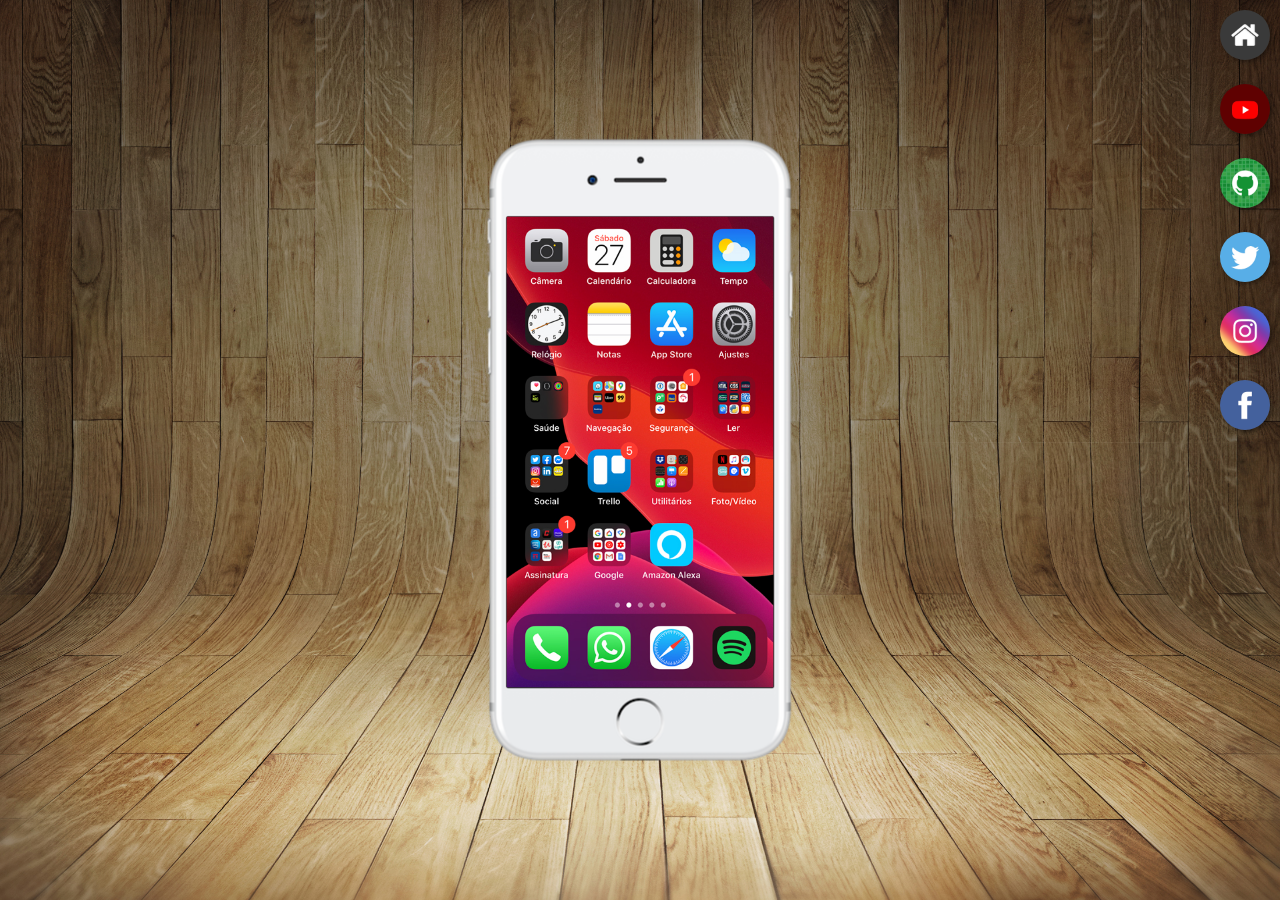
<file: index.html>
<!DOCTYPE html>
<html lang="pt-br">
<head>
    <meta charset="UTF-8">
    <meta name="viewport" content="width=device-width, initial-scale=1.0">
    <title>Projeto Social</title>
    <link rel="stylesheet" href="estilo/estilo.css">
    <link rel="shortcut icon" href="imagens/favicon.ico" type="image/x-icon">
</head>
<body>
    <main>
        <section id="telefone">
            <iframe src="home.html" frameborder="0" name="tela" id="tela">

            </iframe>
        </section>
        <section id="redes-sociais">
            <a href="home.html" target="tela"><img src="imagens/logo-home.jpg" alt="Home"></a>
            <a href="youtube.html" target="tela"><img src="imagens/logo-youtube.jpg" alt="Yotube"></a> 
            <a href="github.html" target="tela"><img src="imagens/logo-github.jpg" alt="Github"></a> 
            <a href="twitter.html" target="tela"><img src="imagens/logo-twitter.jpg" alt="Twitter"></a> 
            <a href="instagram.html" target="tela"><img src="imagens/logo-instagram.jpg" alt="Instagram"></a> 
            <a href="facebook.html" target="tela"><img src="imagens/logo-facebook.jpg" alt="Facebook"></a>
        </section>
    </main>
</body>
</html>
</file>
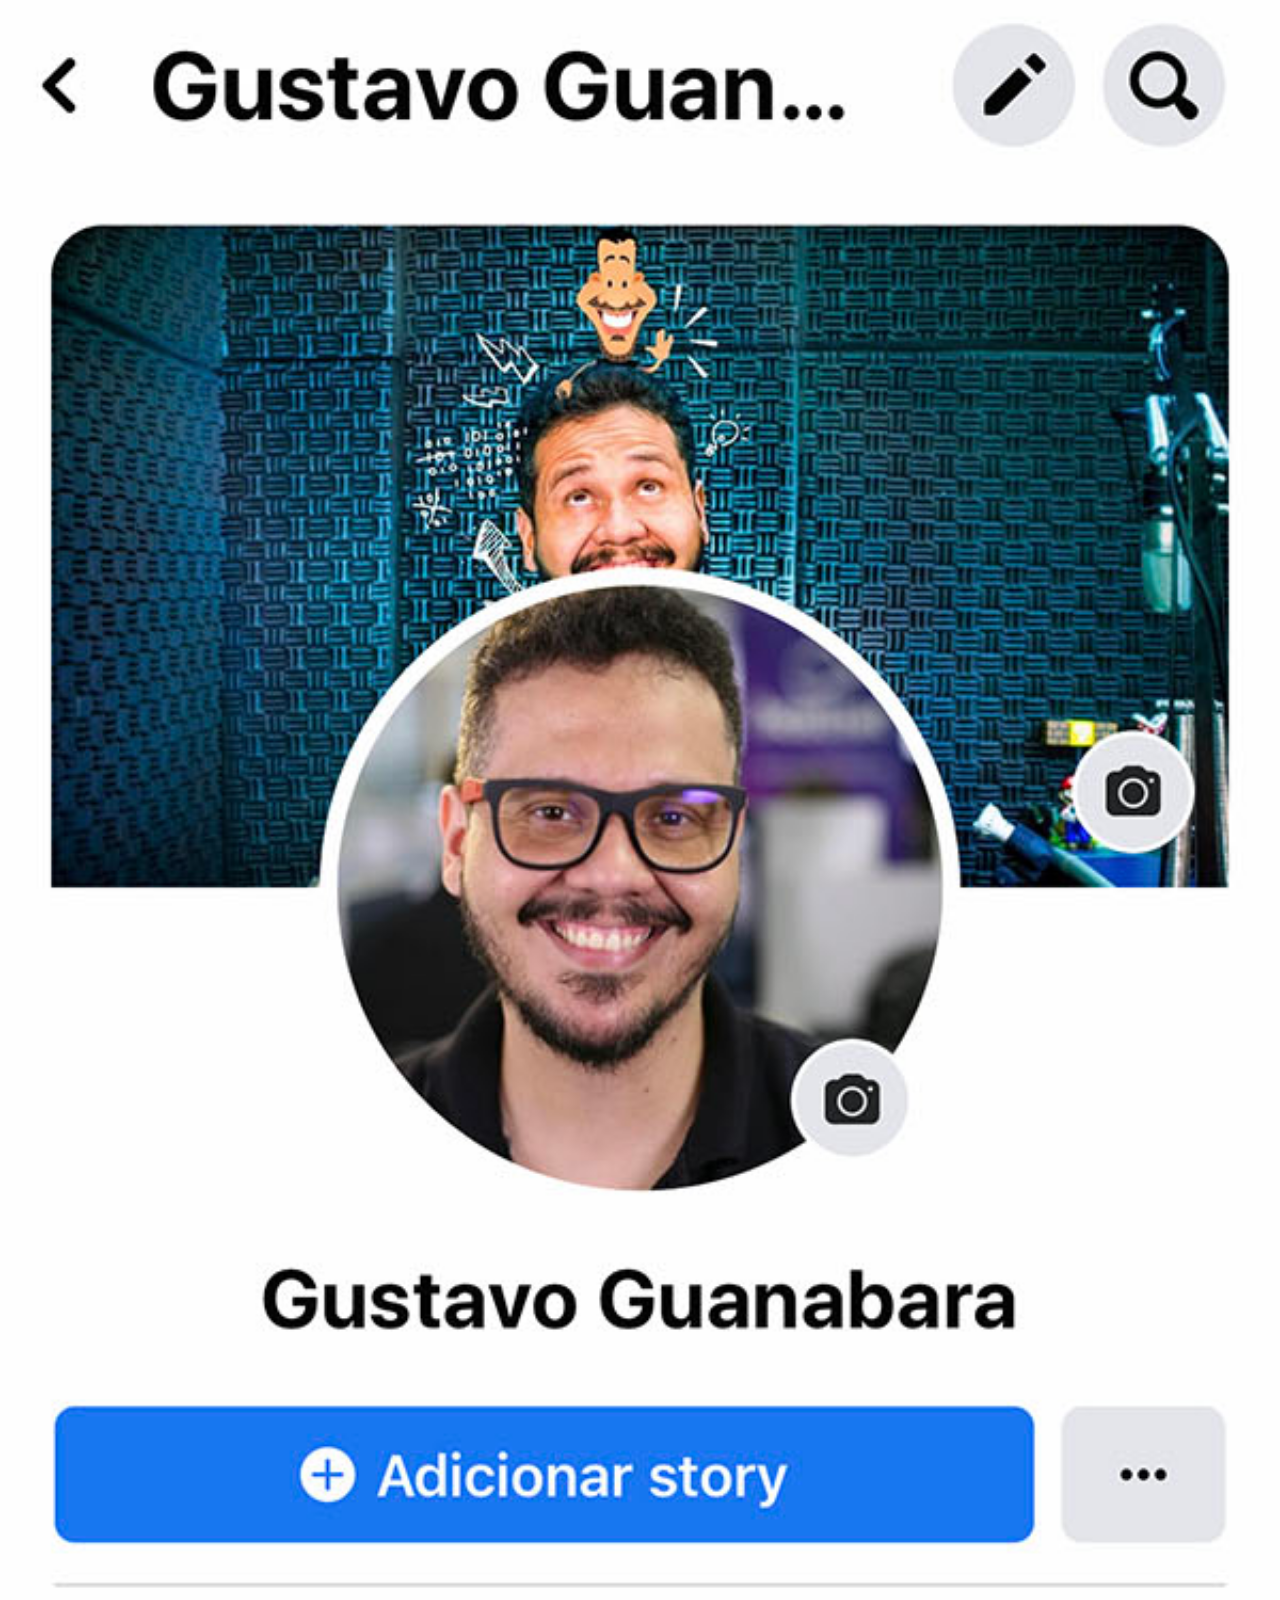
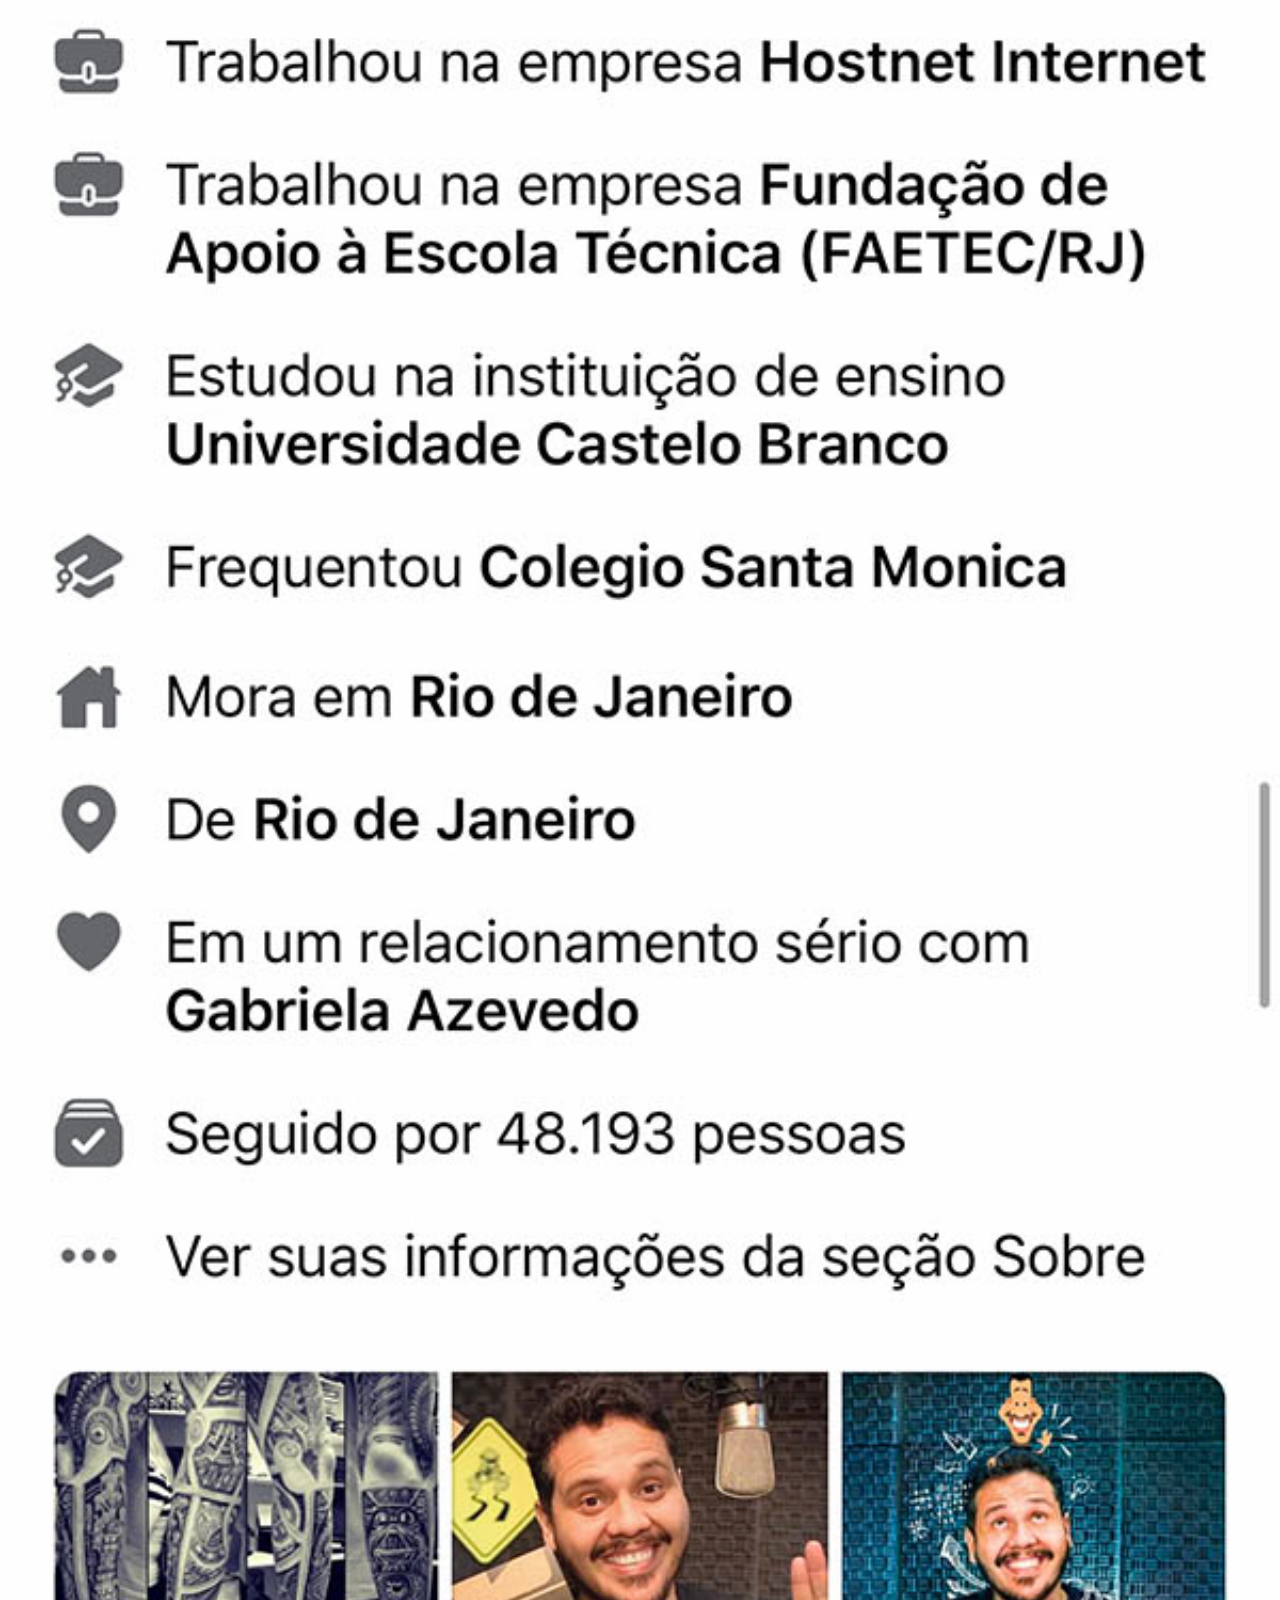
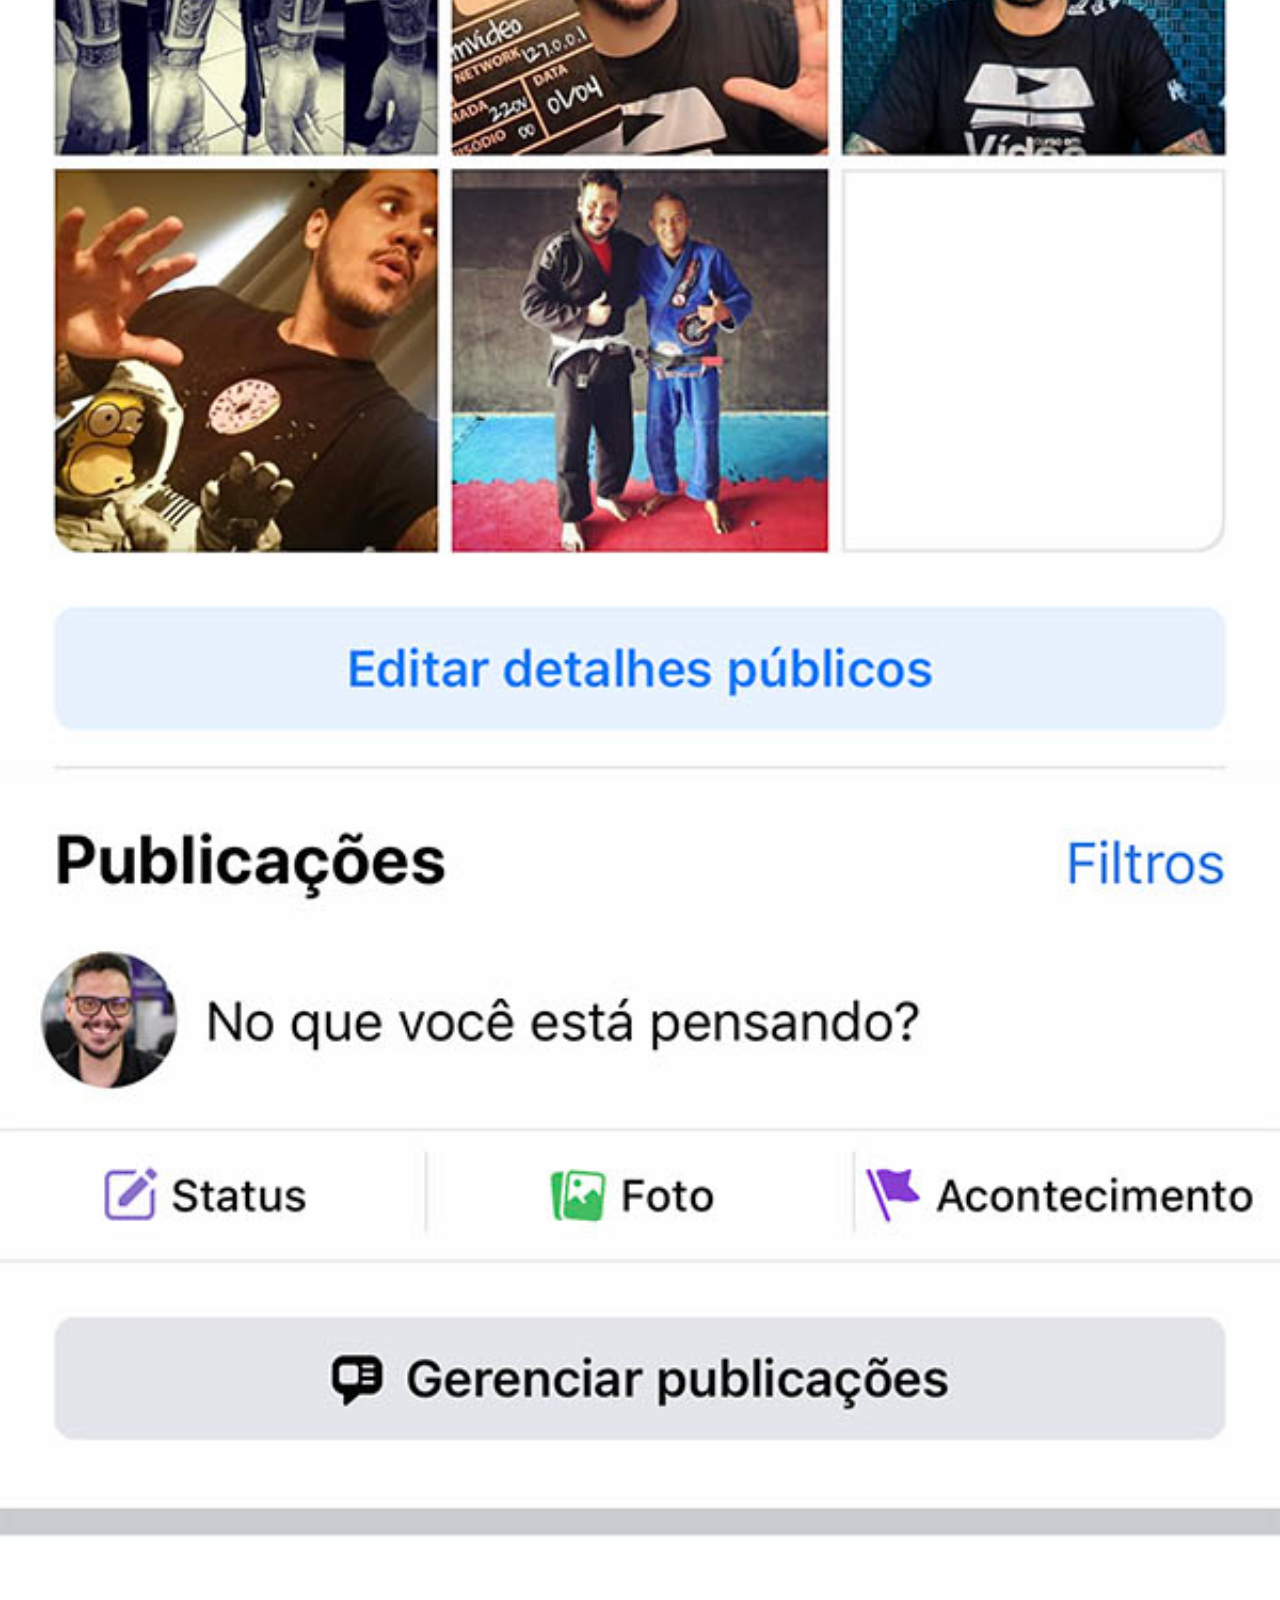
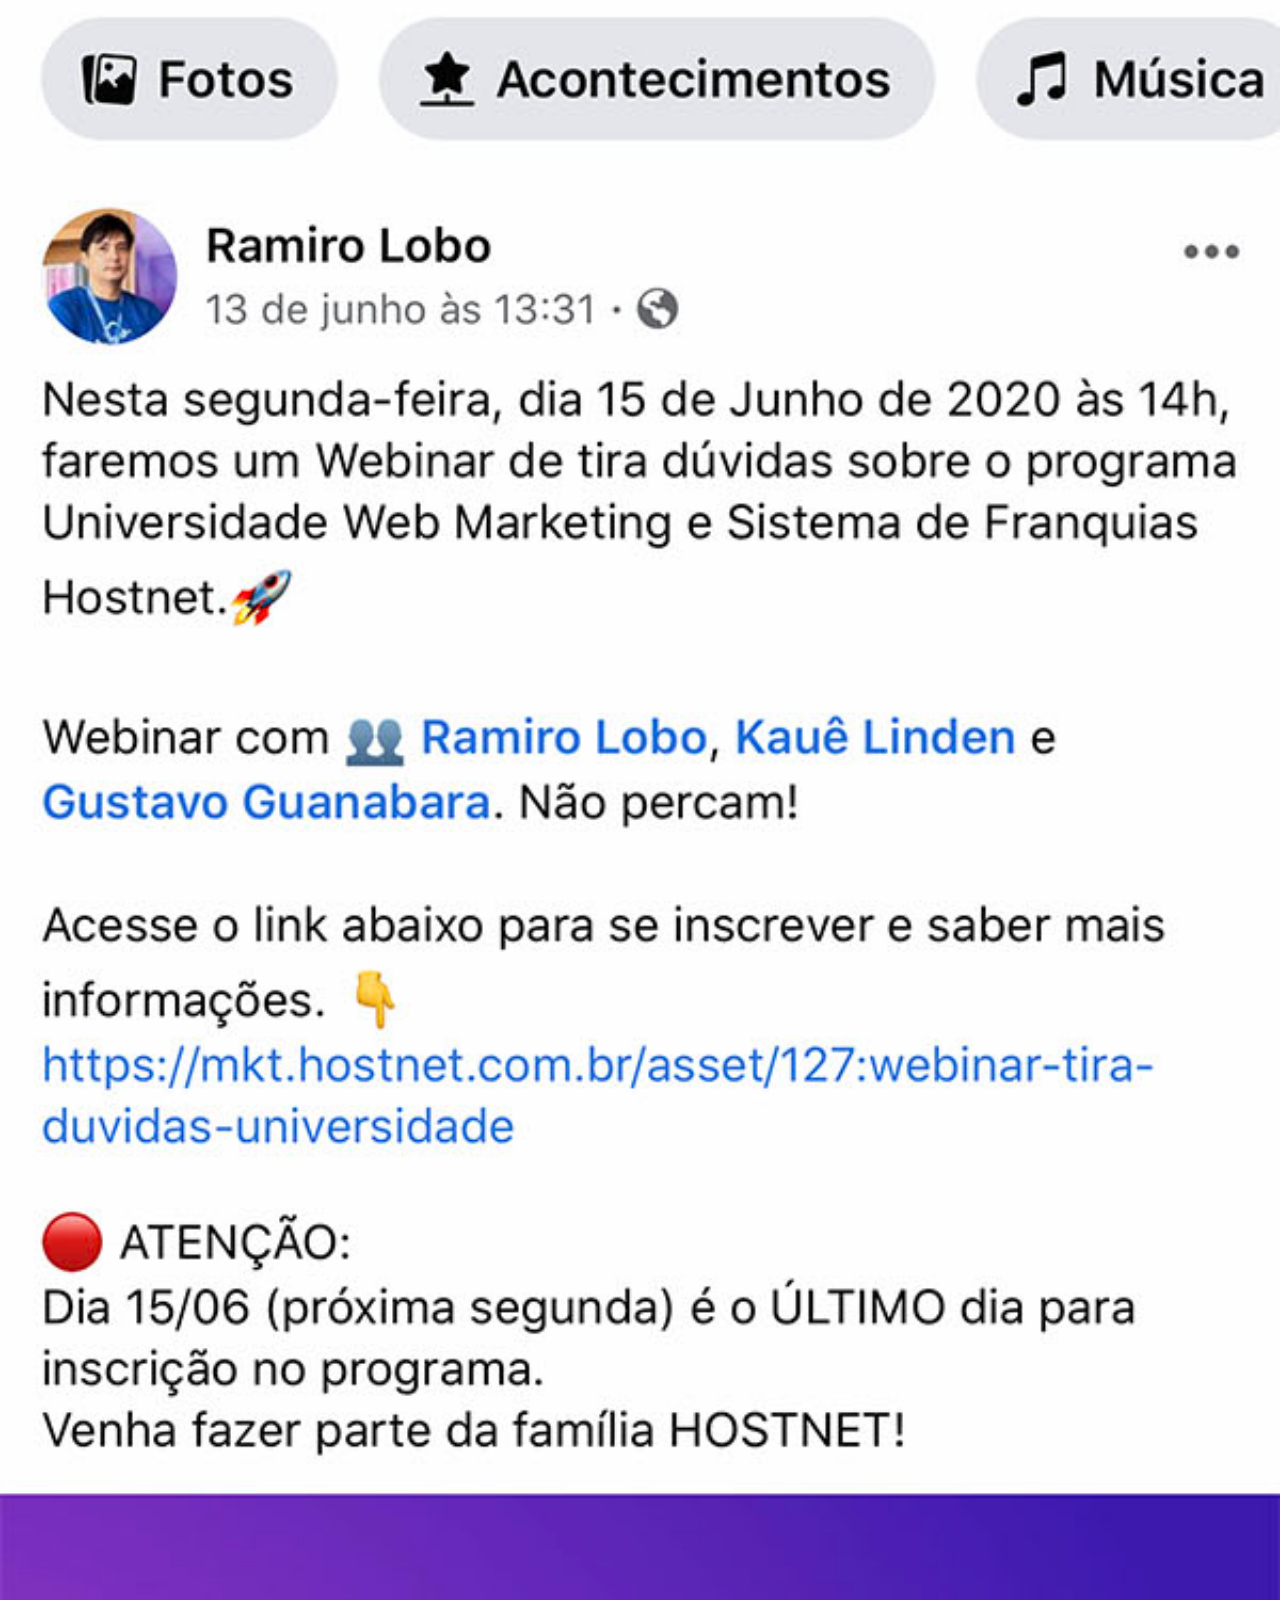
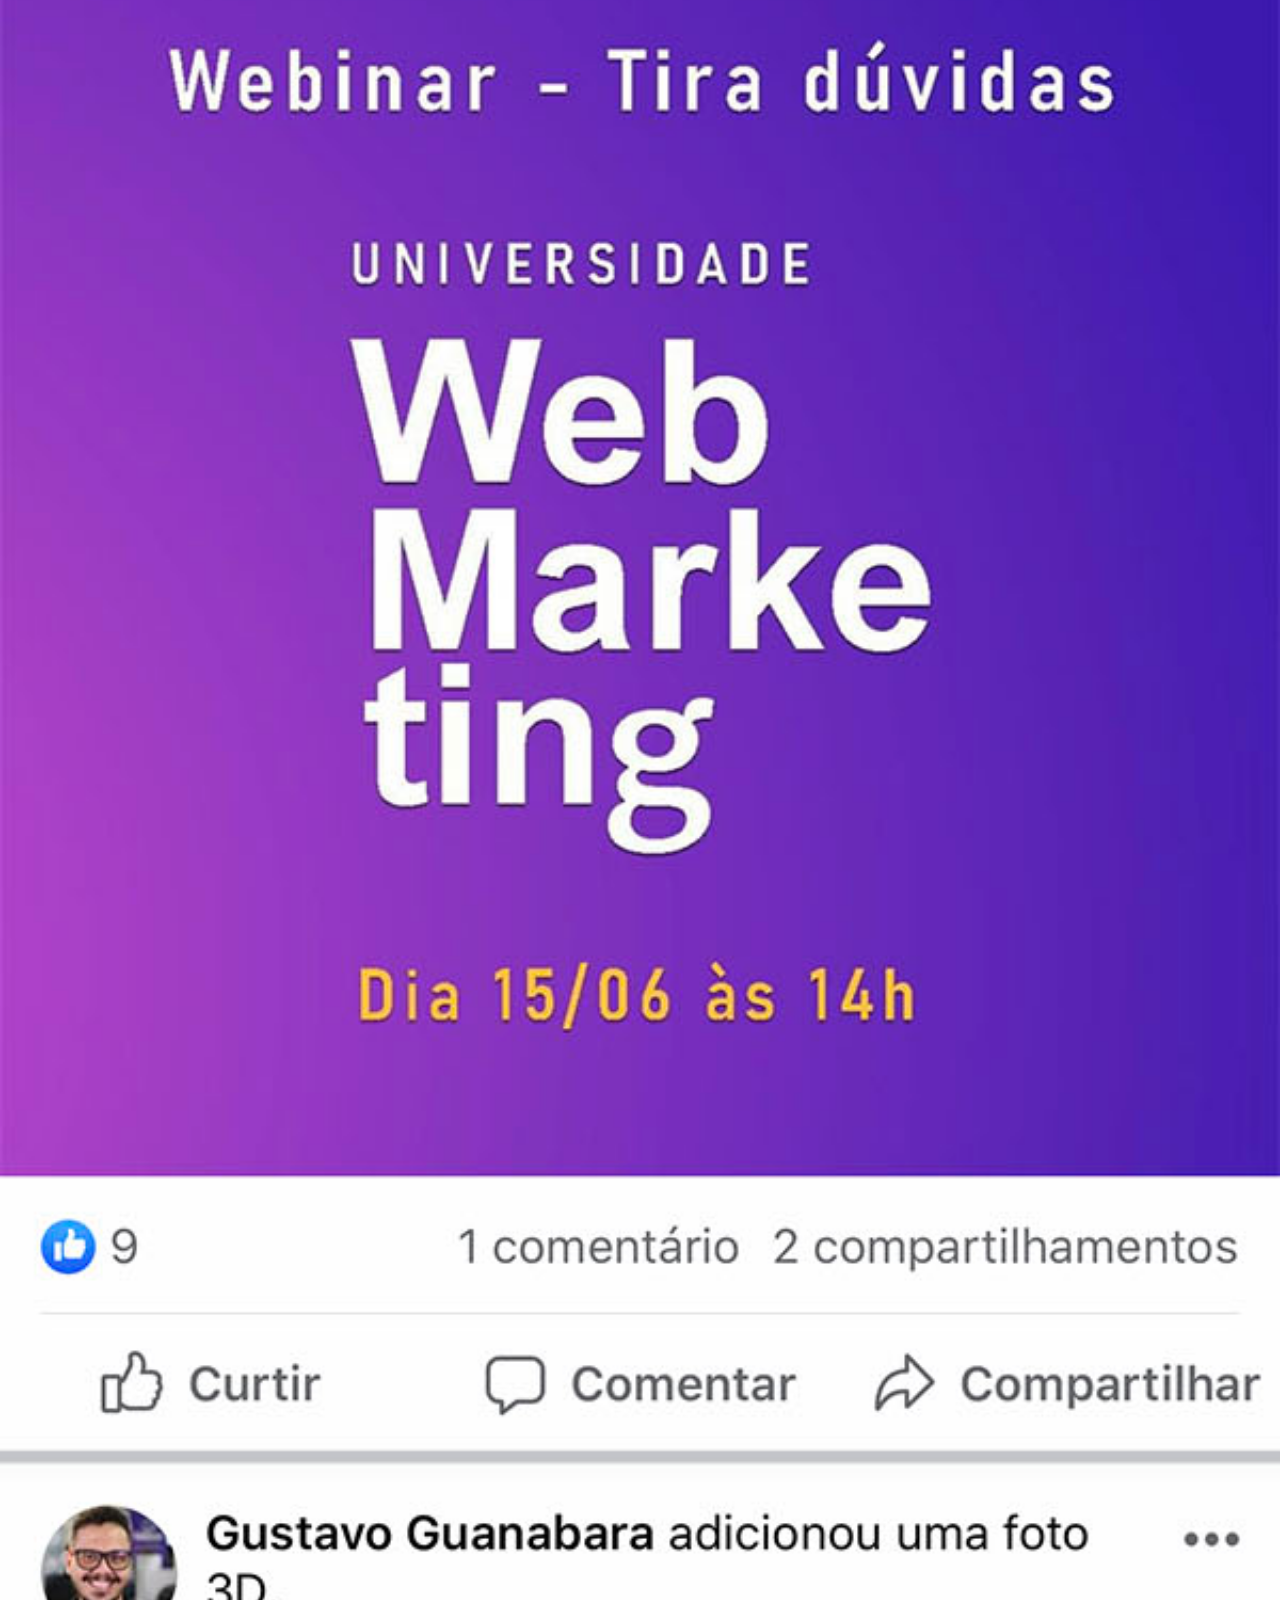
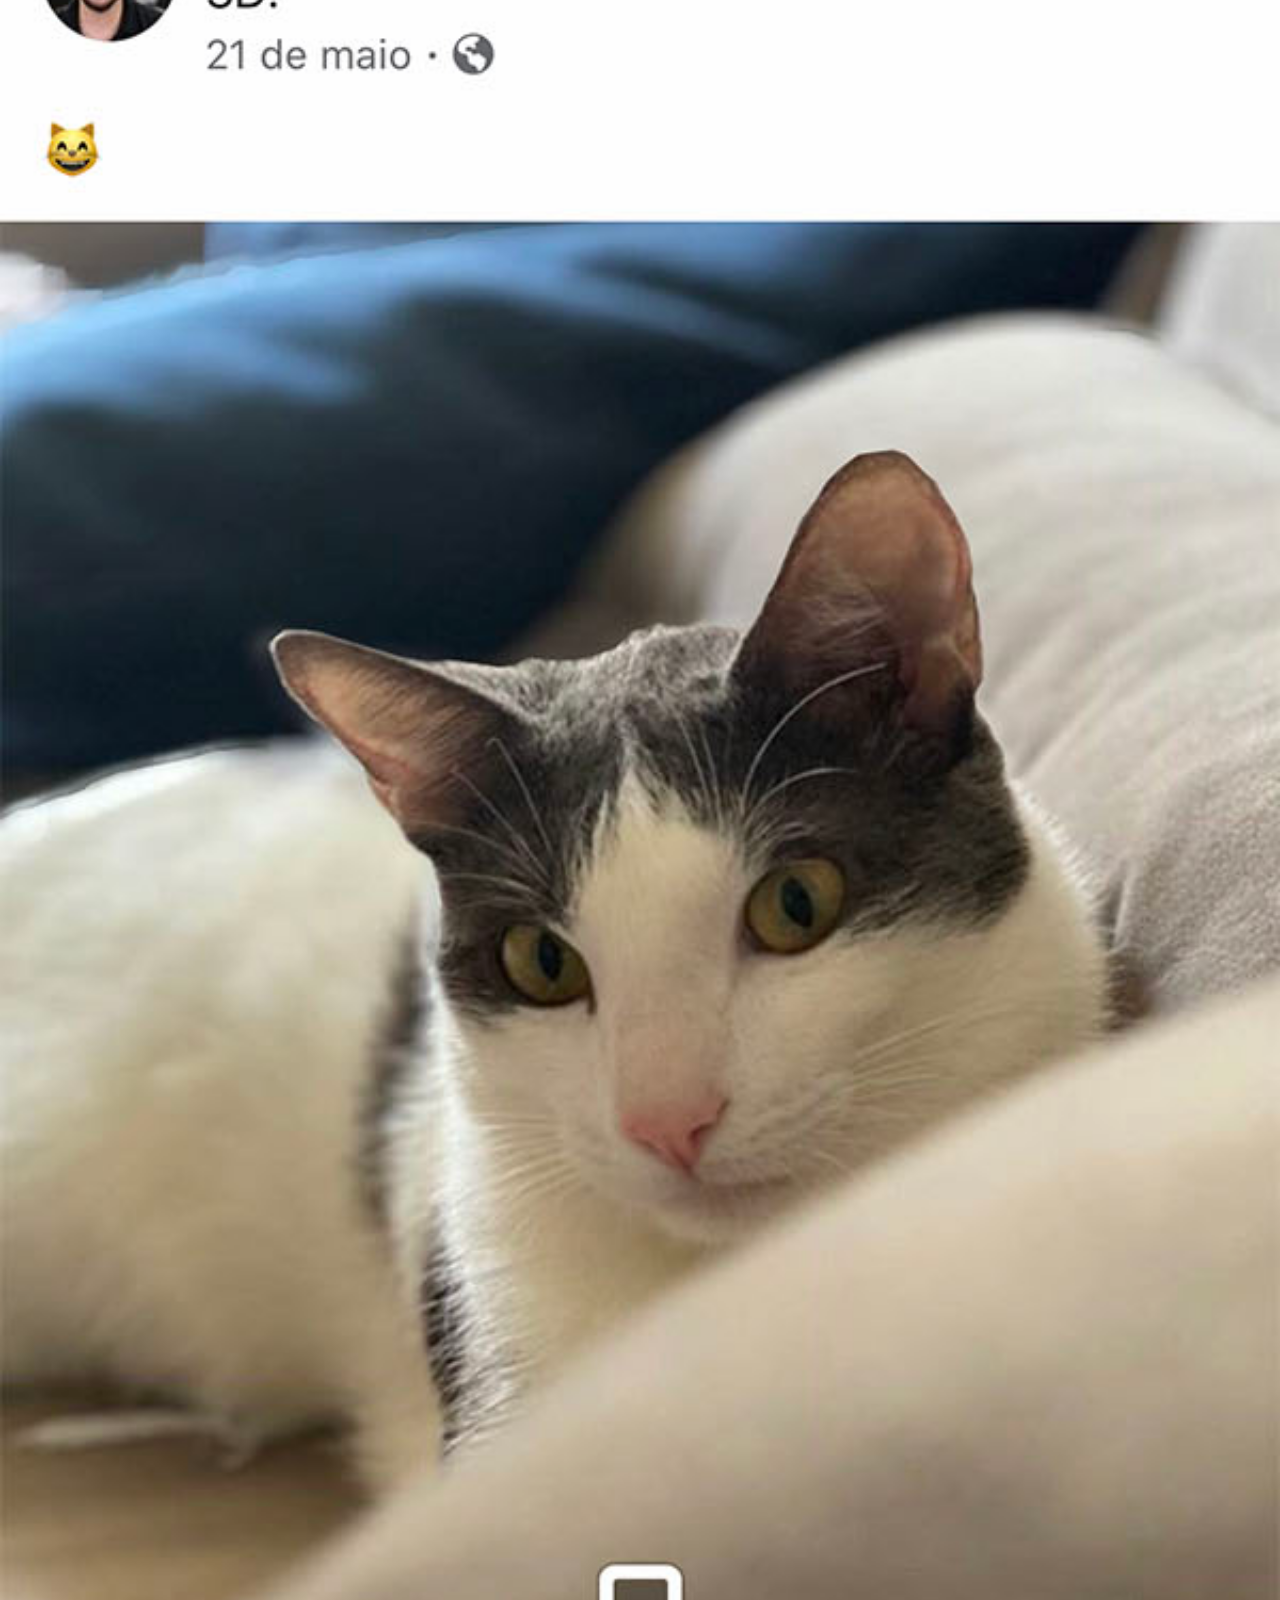
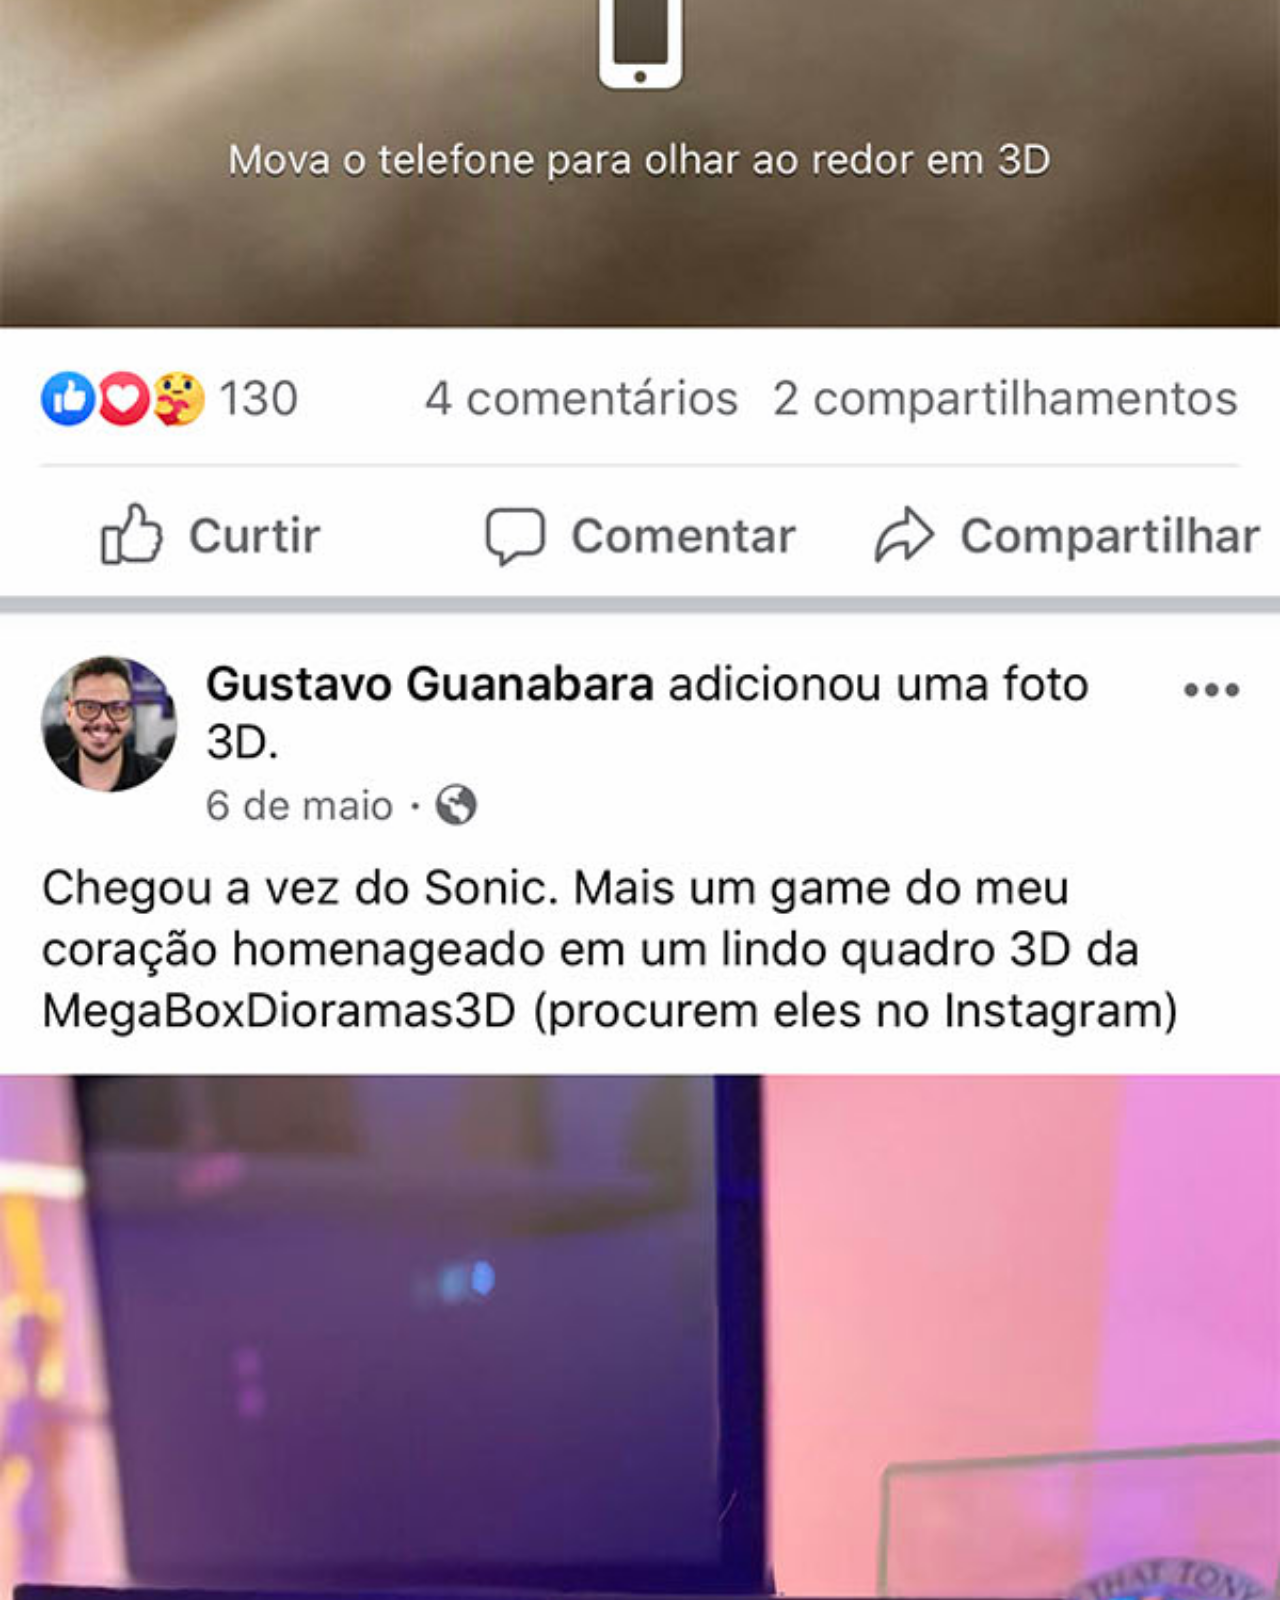
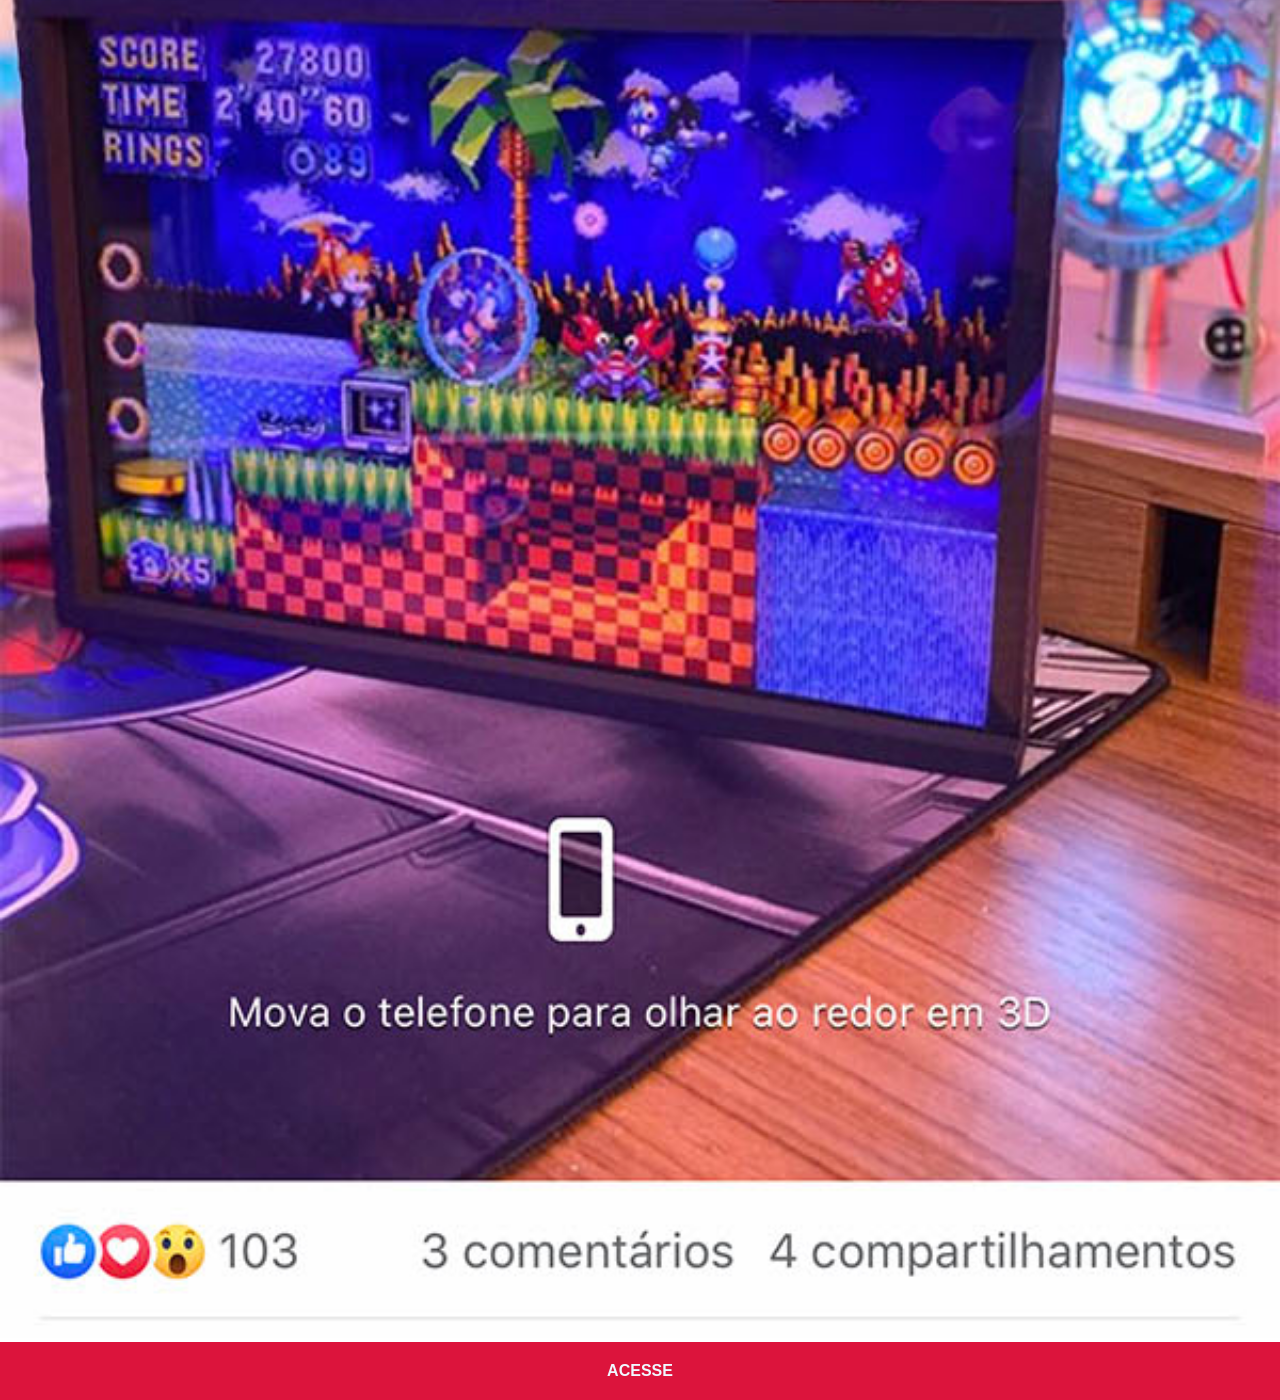
<file: facebook.html>
<!DOCTYPE html>
<html lang="pt-br">
<head>
    <meta charset="UTF-8">
    <meta name="viewport" content="width=device-width, initial-scale=1.0">
    <title>Facebook</title>
    <link rel="stylesheet" href="estilo/social.css">
</head>
<body>
    <img src="imagens/tela-facebook.jpg" alt="Facebook">
    <a href="https://www.instagram.com/gustavoguanabara/" target="_blank">ACESSE</a>
</body>

</html>
</file>
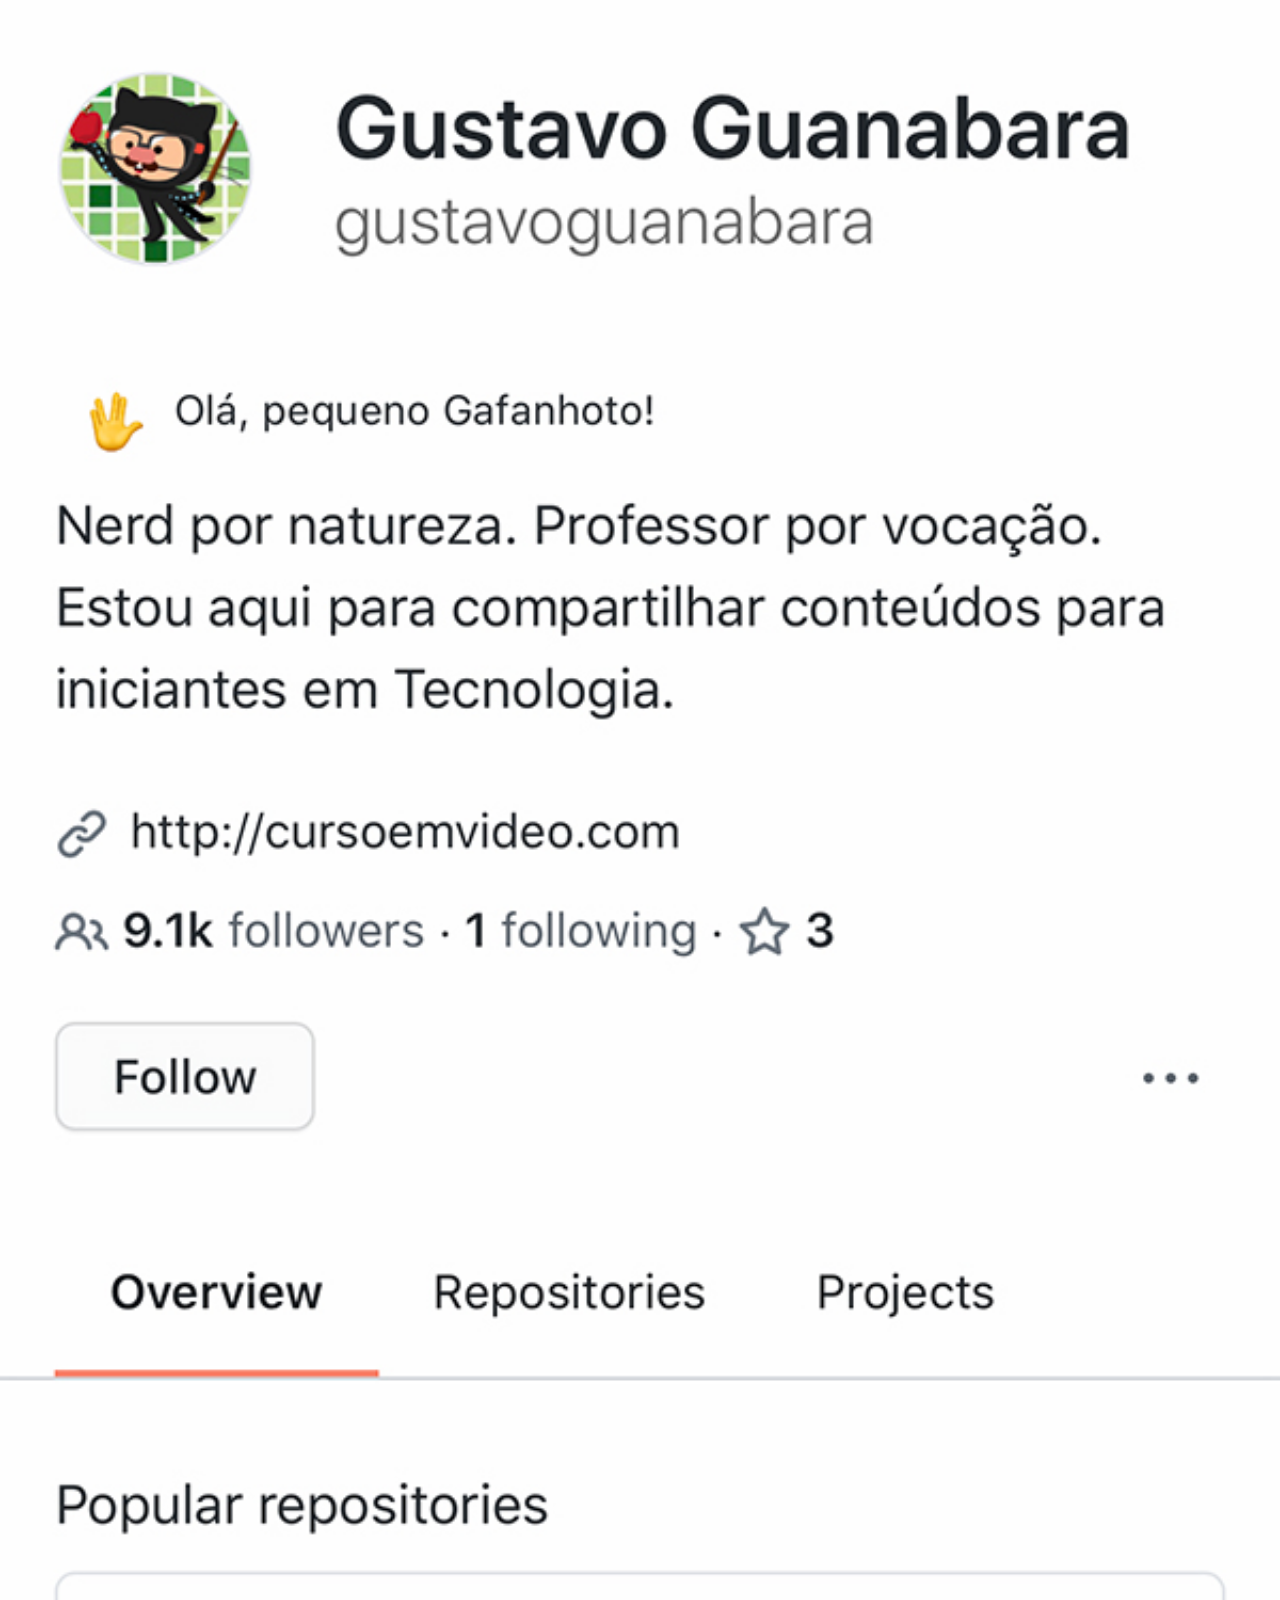
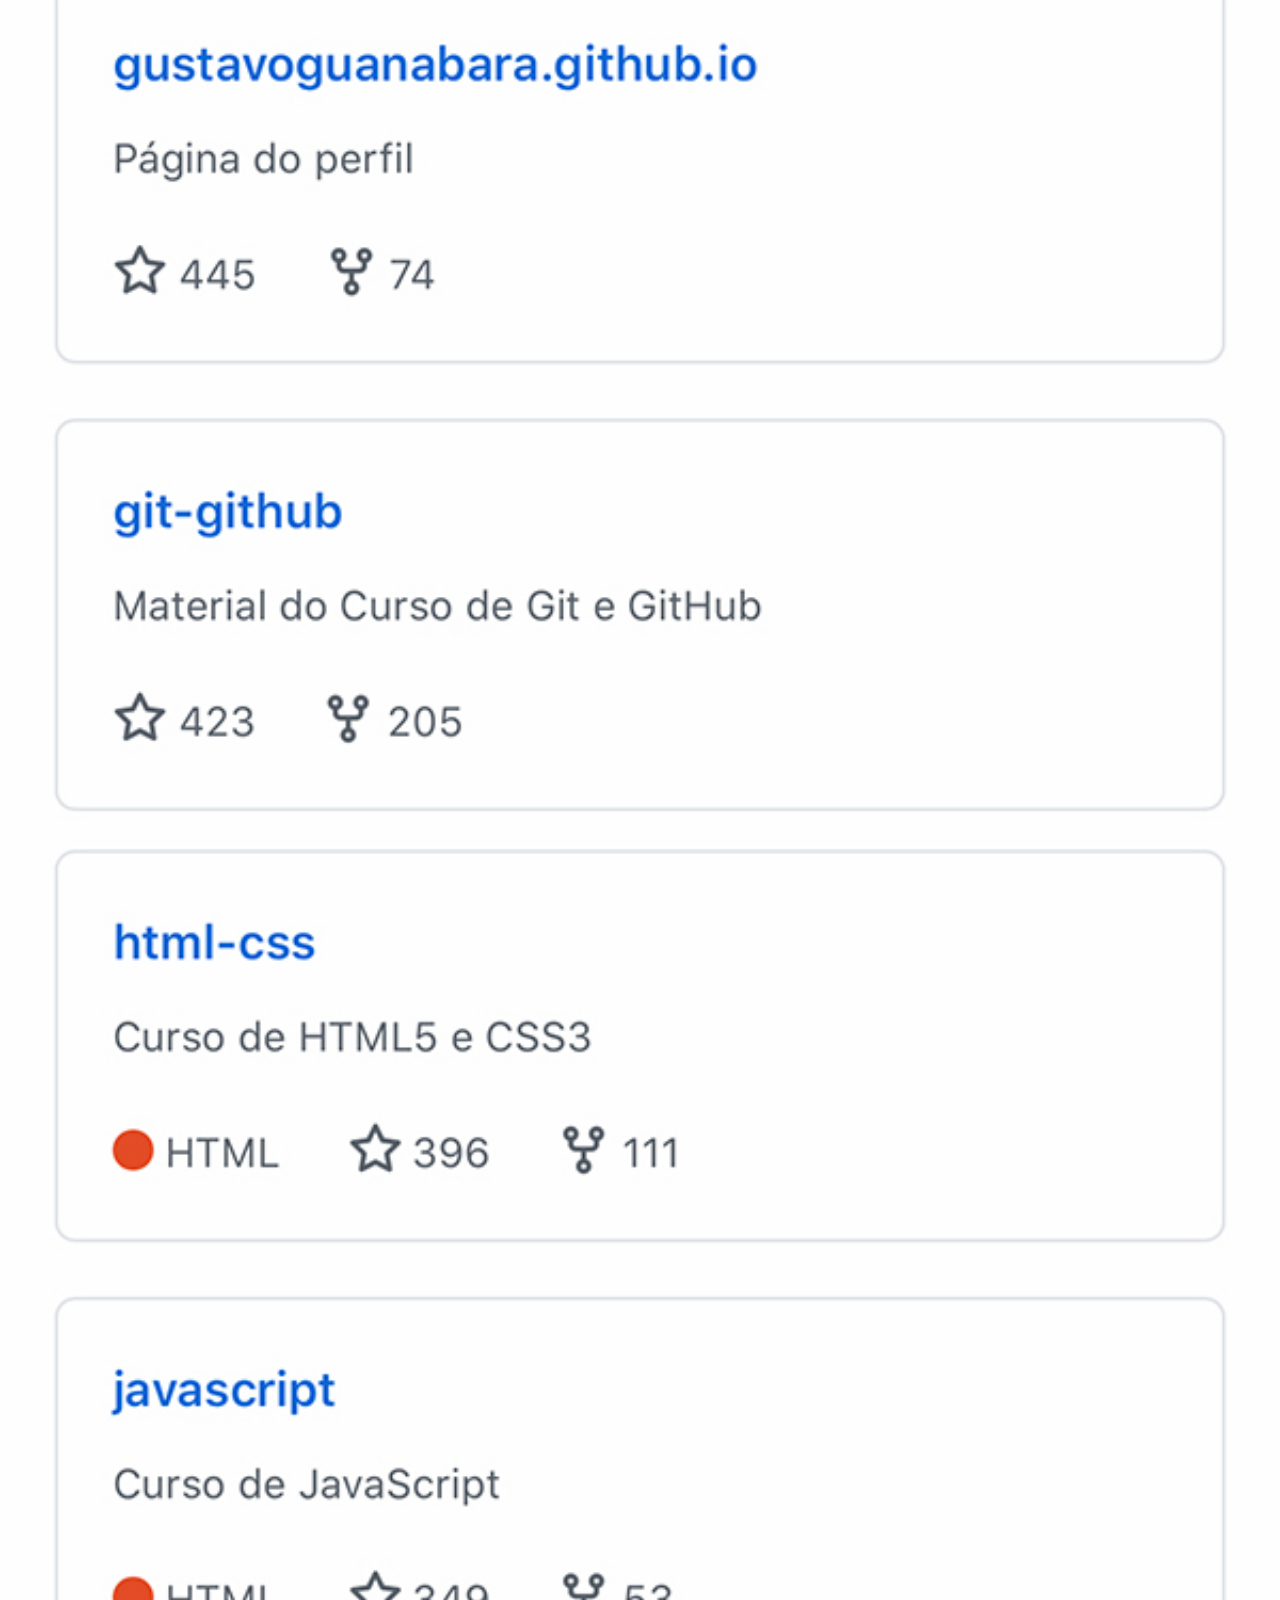
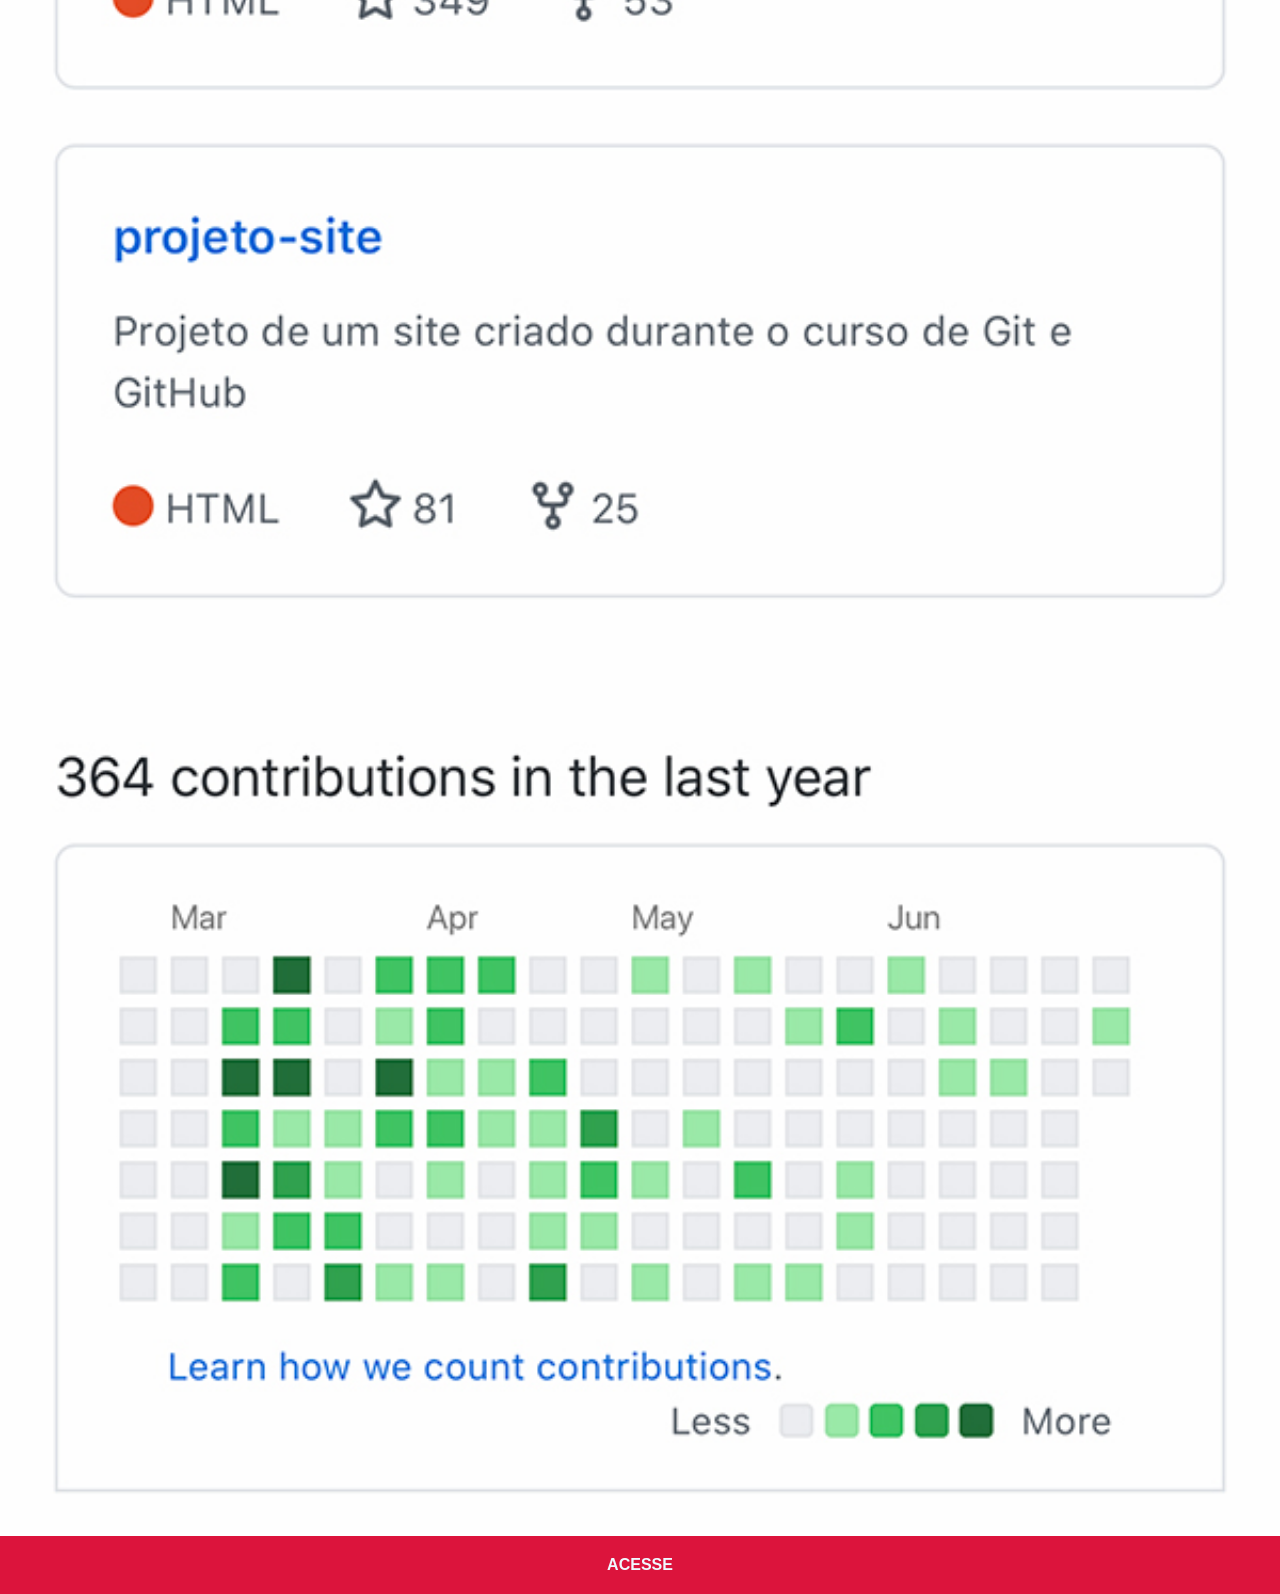
<file: github.html>
<!DOCTYPE html>
<html lang="pt-br">
<head>
    <meta charset="UTF-8">
    <meta name="viewport" content="width=device-width, initial-scale=1.0">
    <title>GitHub</title>
    <link rel="stylesheet" href="estilo/social.css">
</head>
<body>
    <img src="/imagens/tela-github.jpg" alt="GitHub">
    <a href="https://github.com/gustavoguanabara" target="_blank">ACESSE</a>
</body>
</html>
</file>
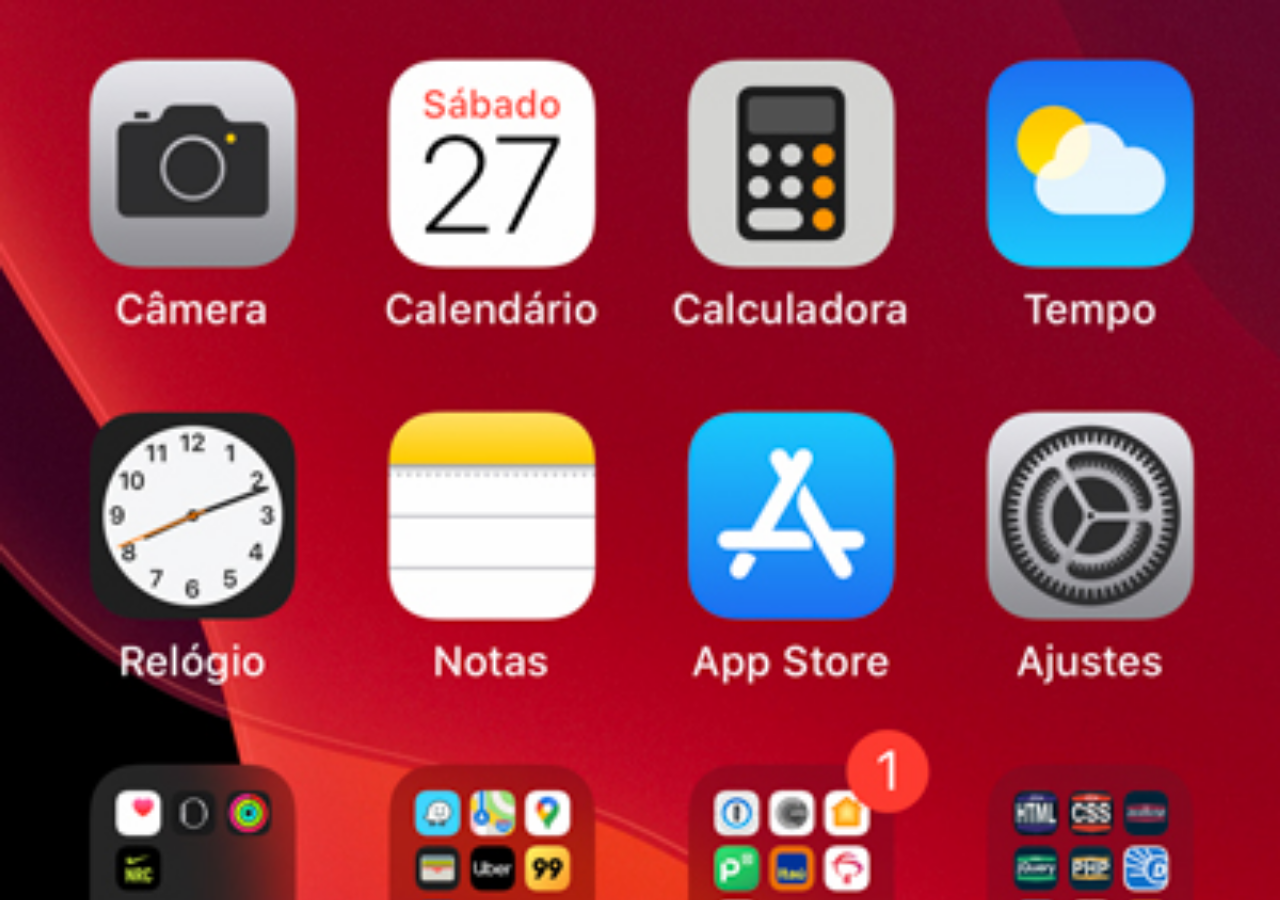
<file: home.html>
<!DOCTYPE html>
<html lang="pt-b">
<head>
    <meta charset="UTF-8">
    <meta name="viewport" content="width=device-width, initial-scale=1.0">
    <title>Home</title>
    <style>
        * {
            margin: 0;
            padding: 0;
        }

        body {
            width: 100vw;
            height: 100vh;
            background: black url('imagens/tela-home.jpg') no-repeat center top;
            background-size: cover;
        }
    </style>
</head>
<body>
    
</body>
</html>
</file>
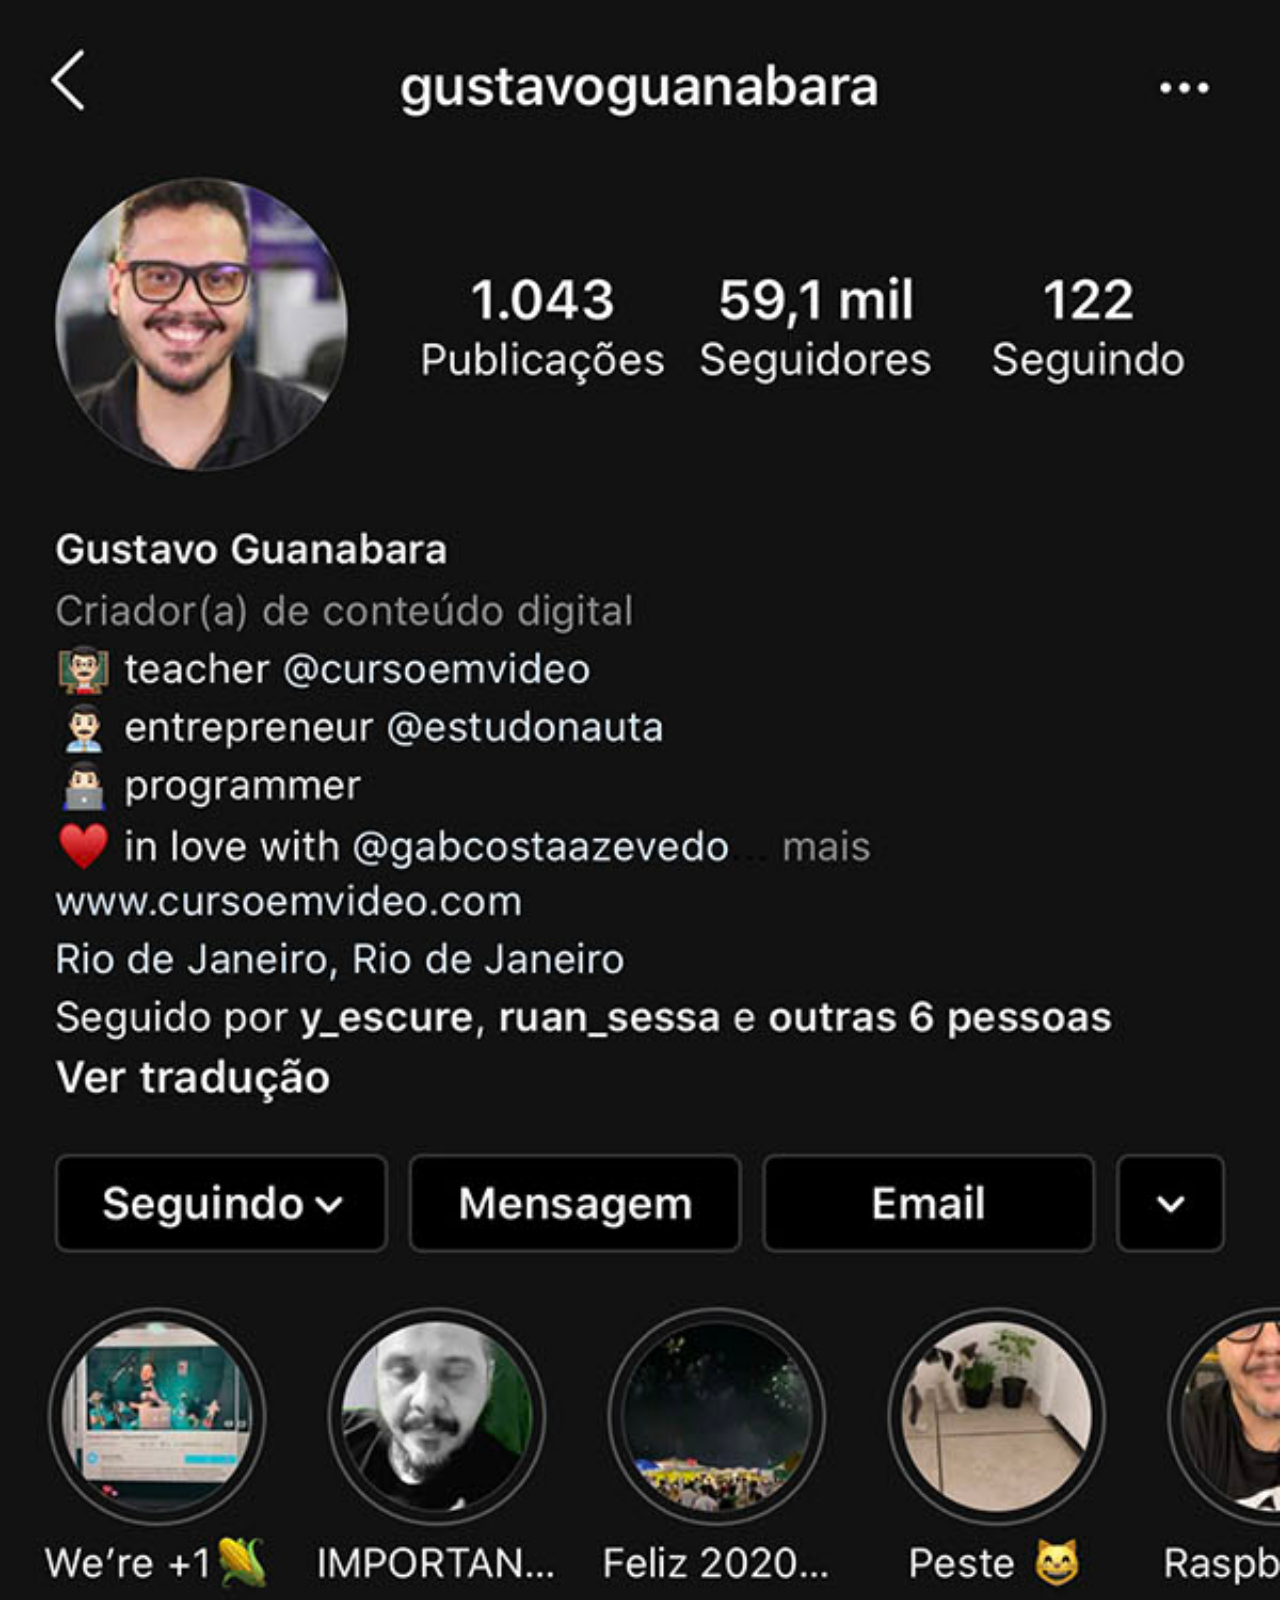
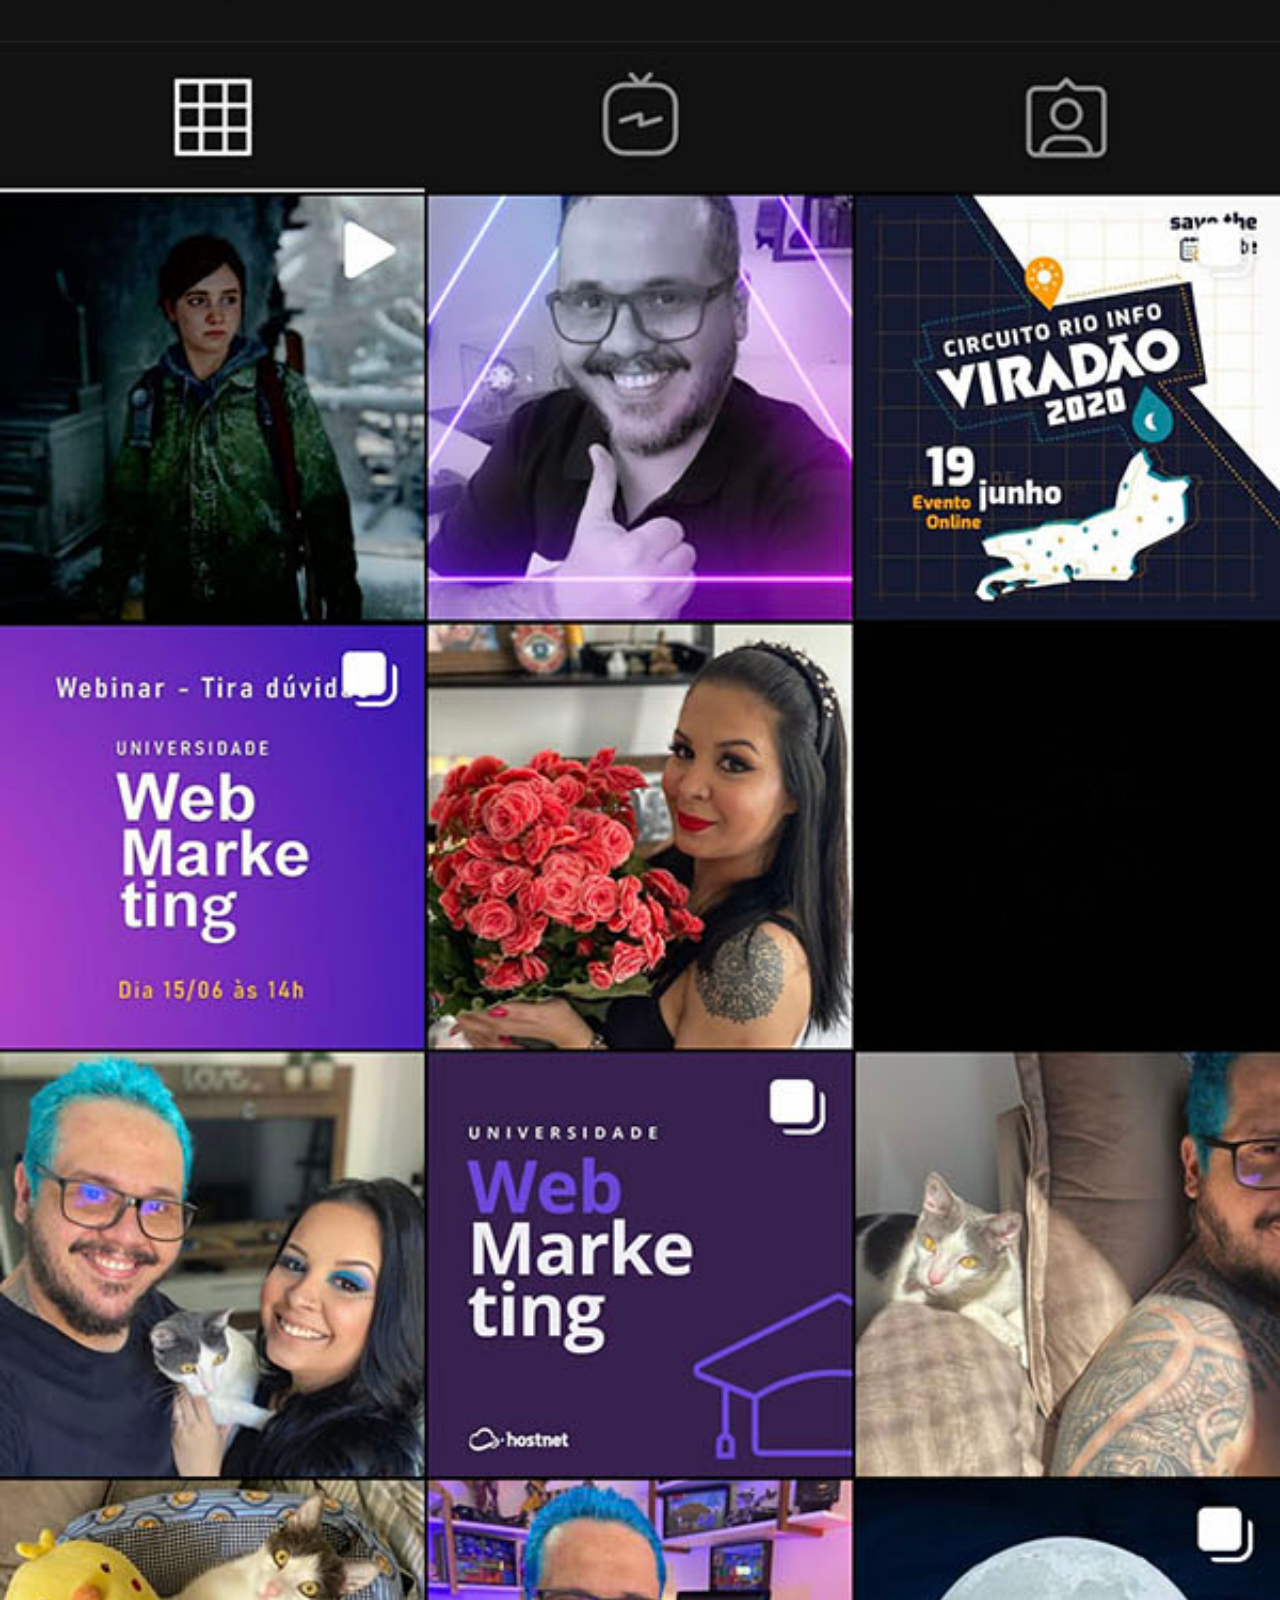
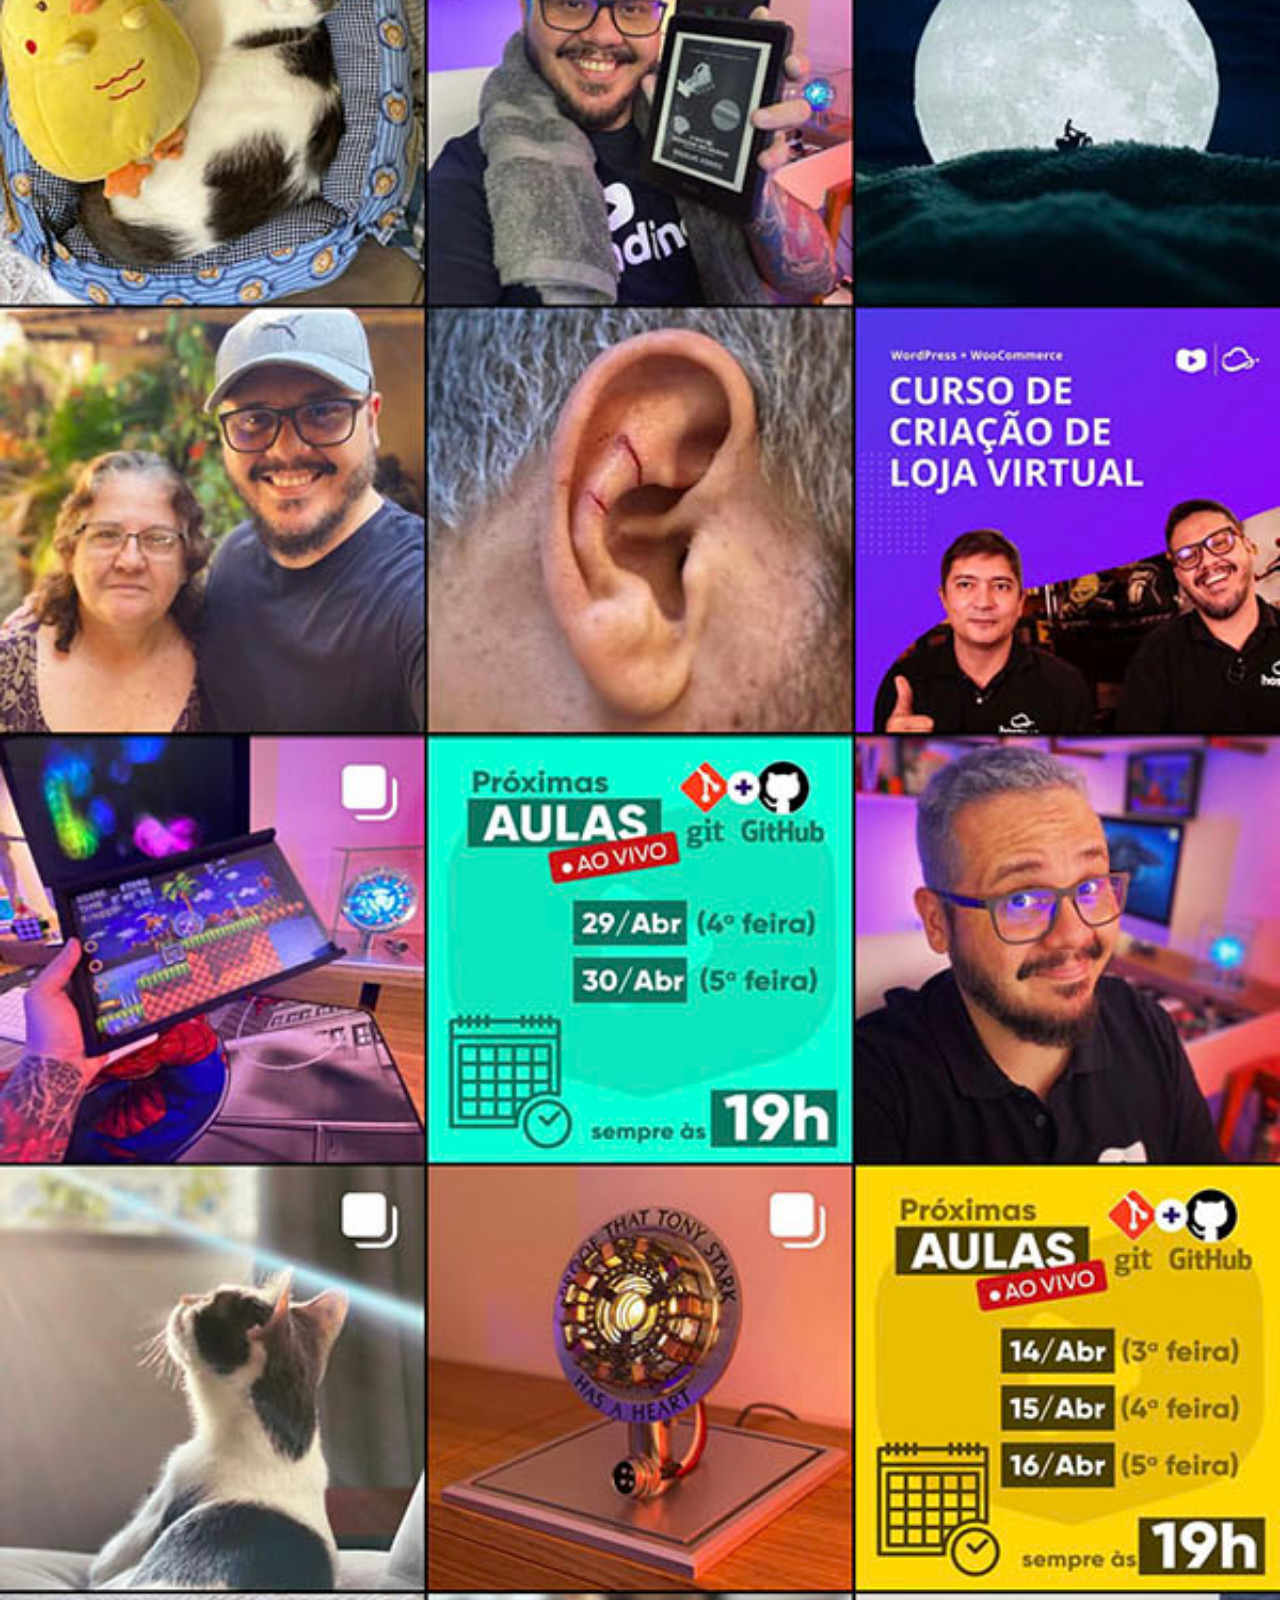
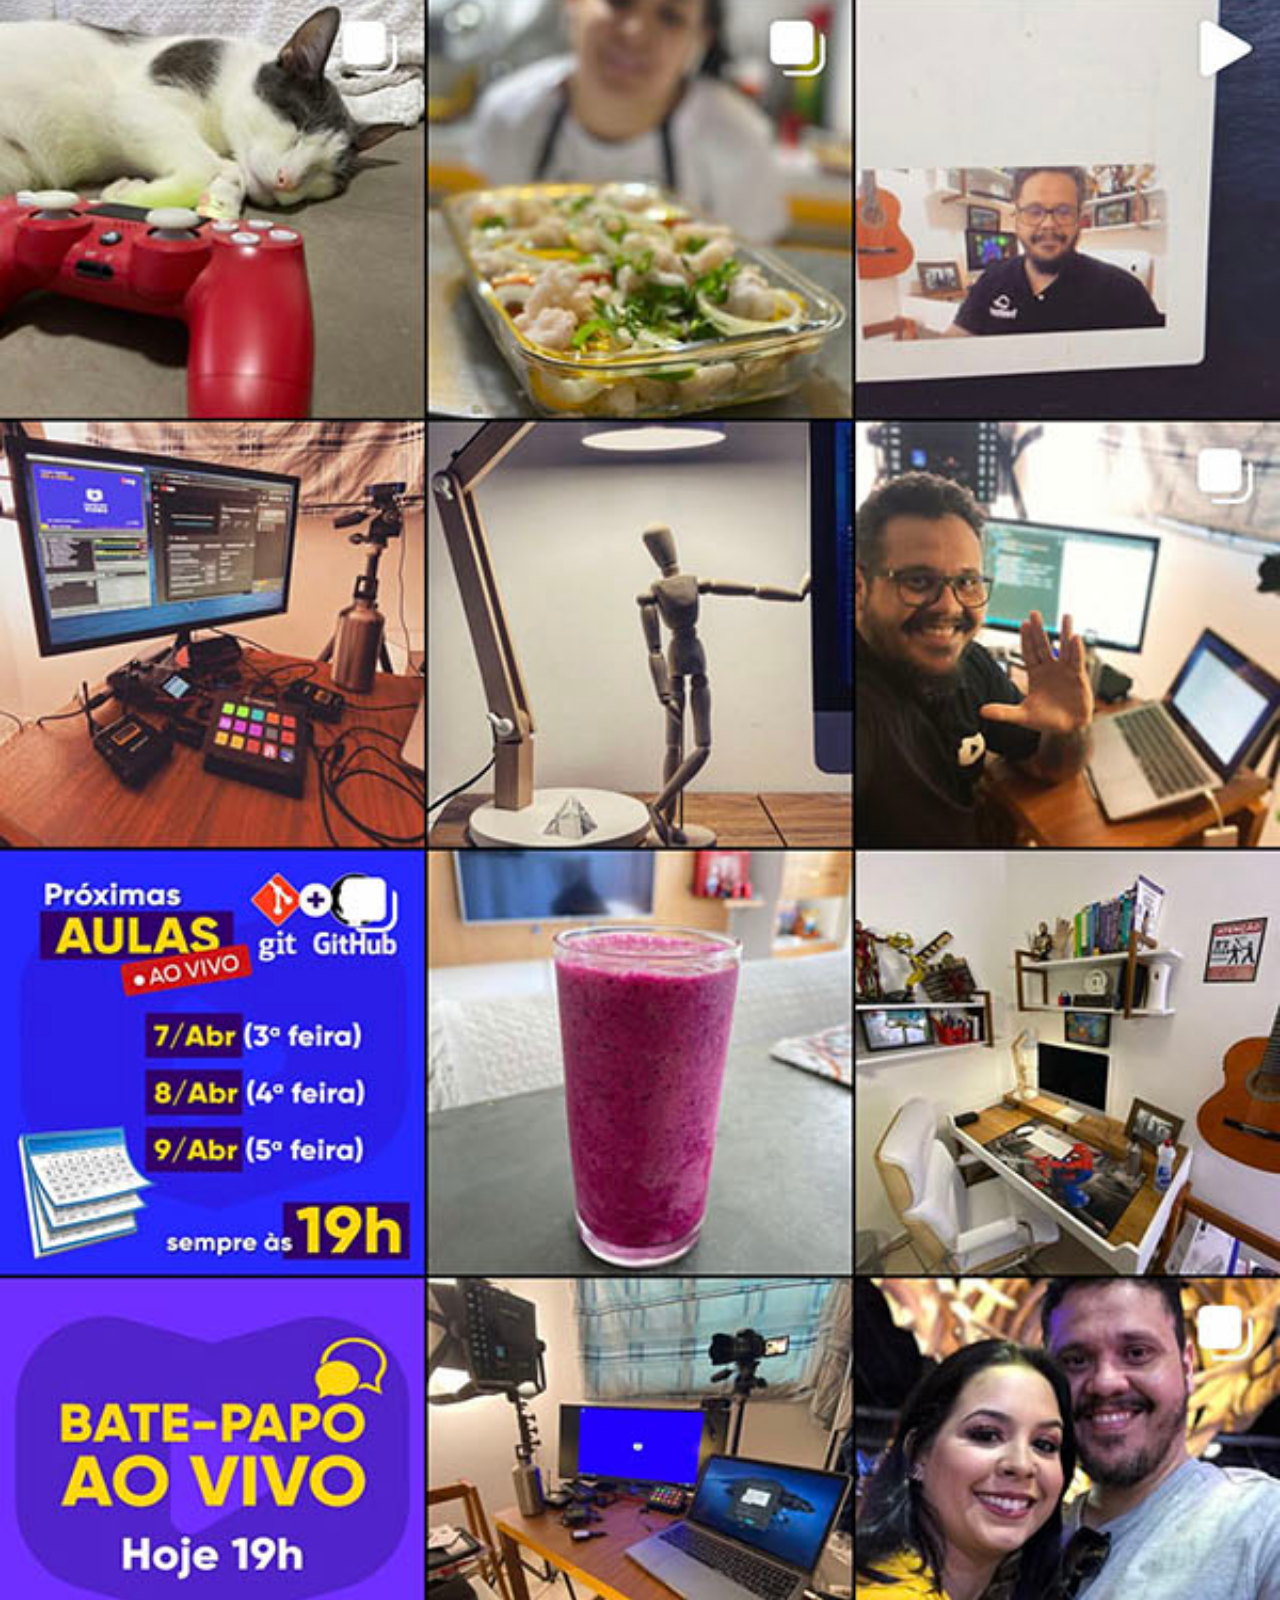
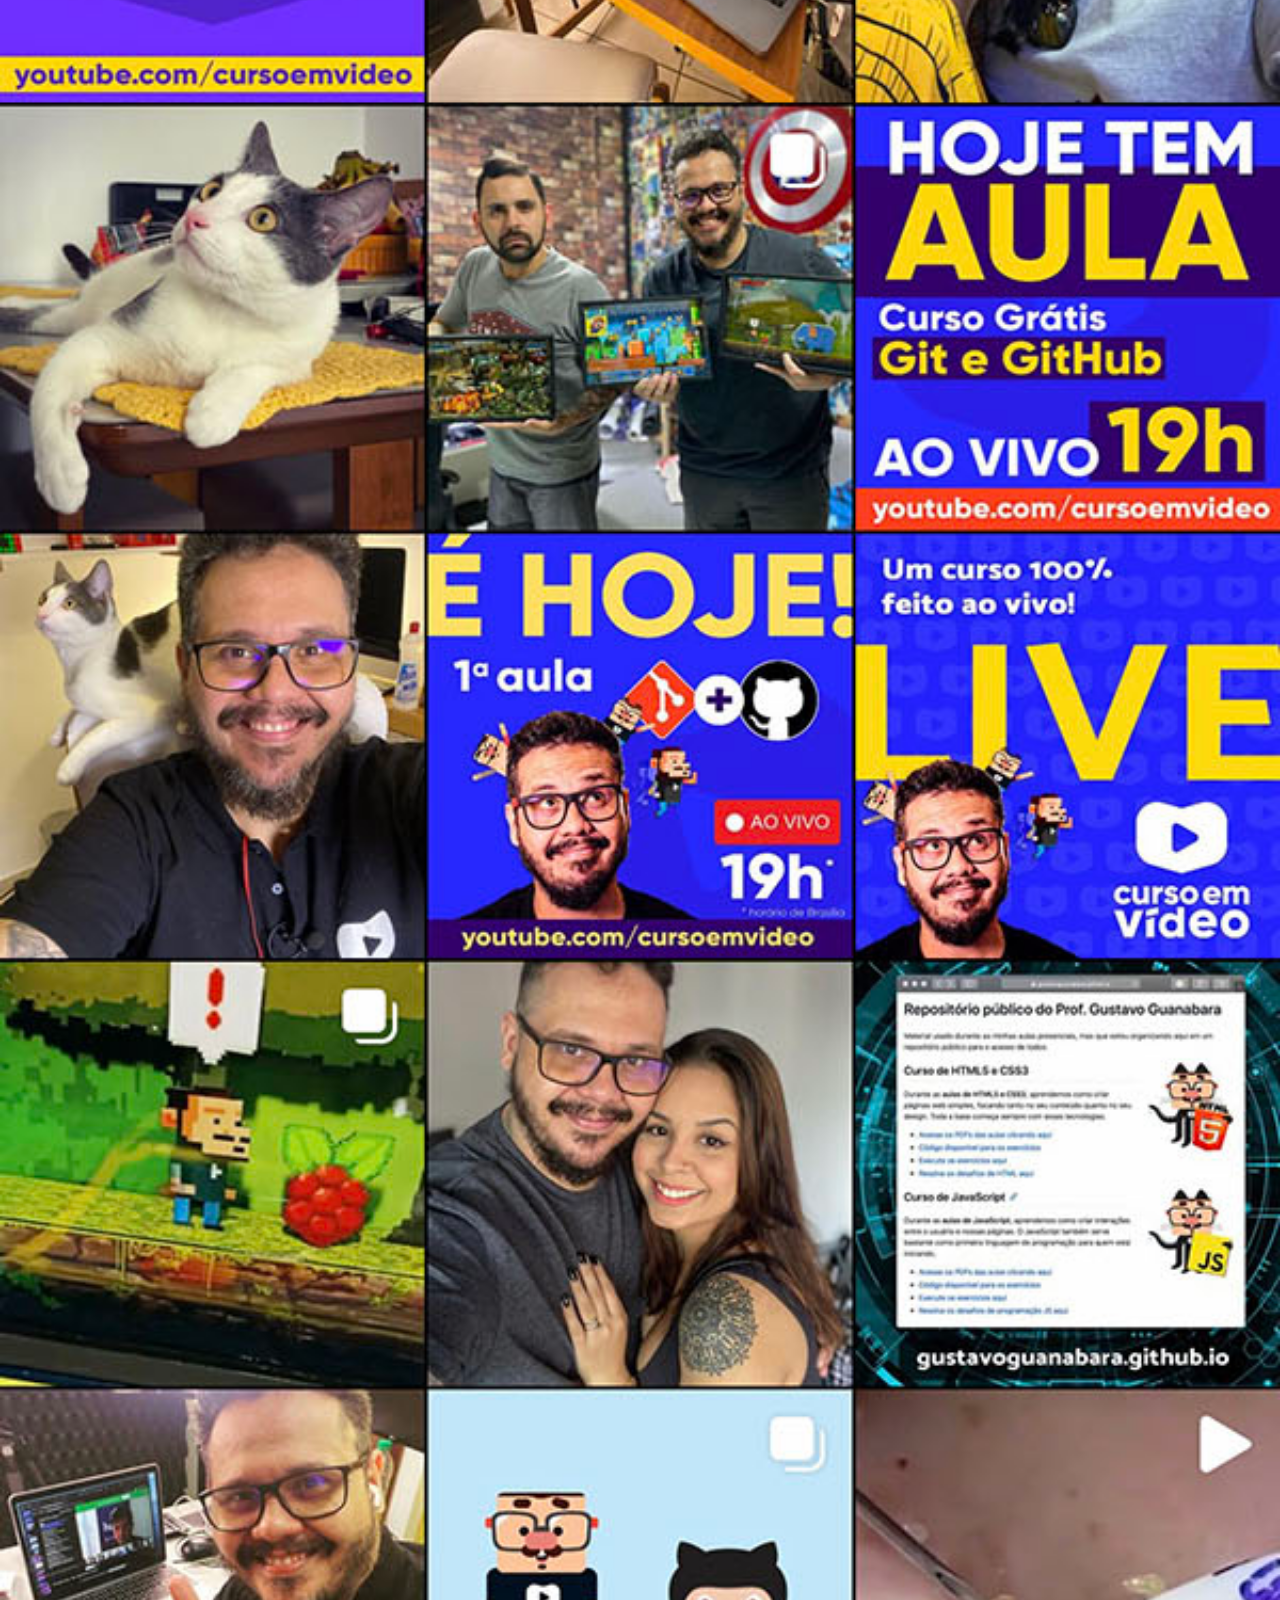
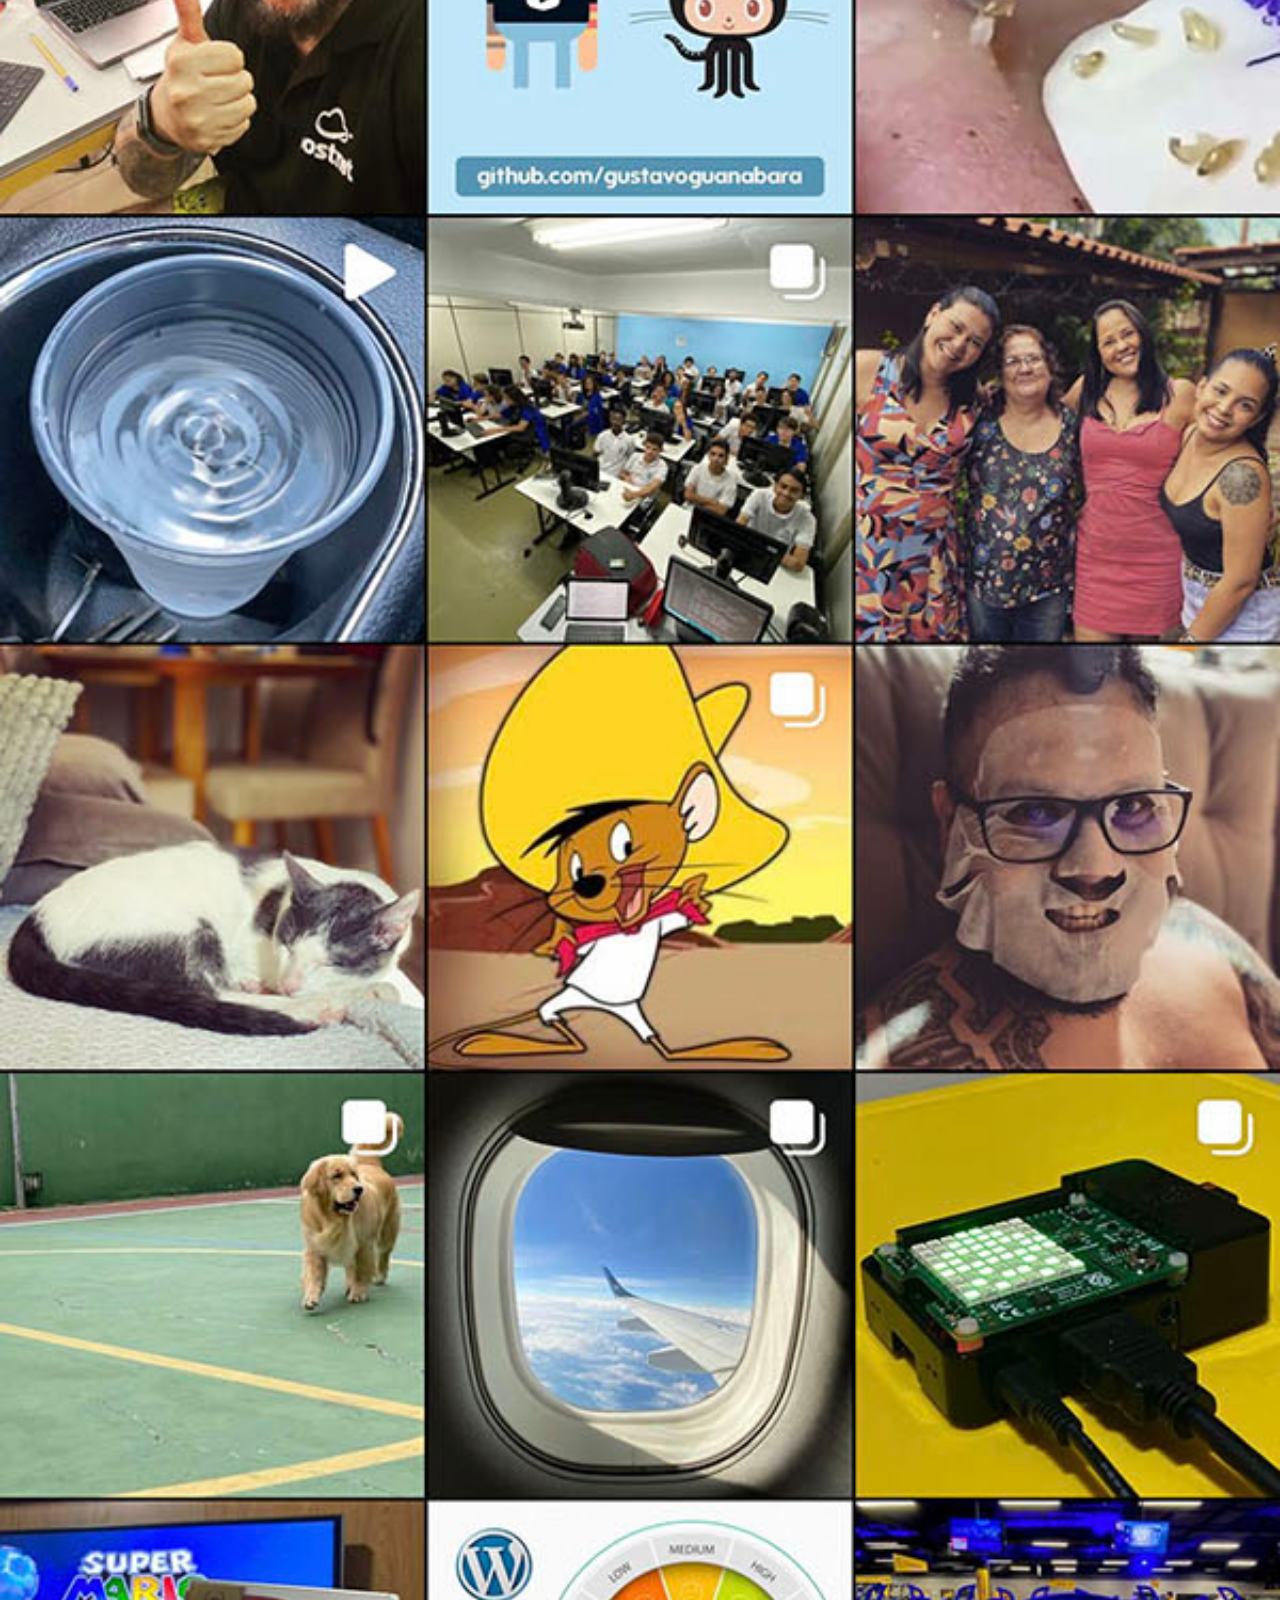
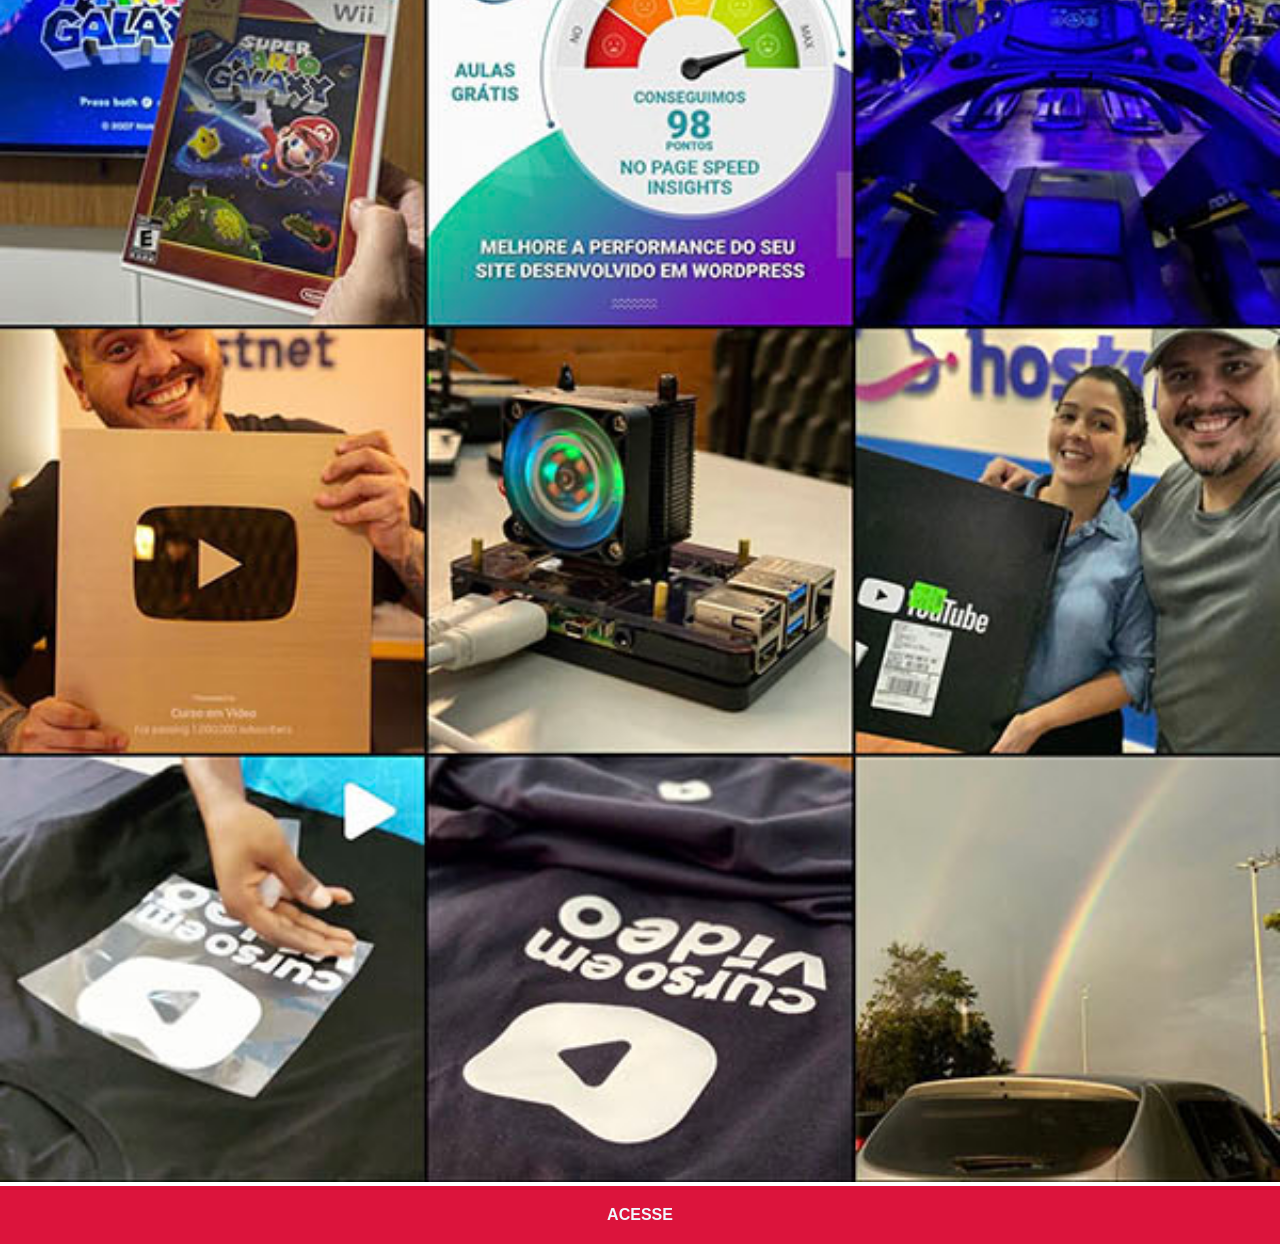
<file: instagram.html>
<!DOCTYPE html>
<html lang="pt-br">
<head>
    <meta charset="UTF-8">
    <meta name="viewport" content="width=device-width, initial-scale=1.0">
    <title>Document</title>
    <link rel="stylesheet" href="estilo/social.css">
</head>
<body>
    <img src="imagens/tela-instagram.jpg" alt="Instagram">
    <a href="https://www.instagram.com/gustavoguanabara/" target="_blank">ACESSE</a>
</body>
</html>
</file>
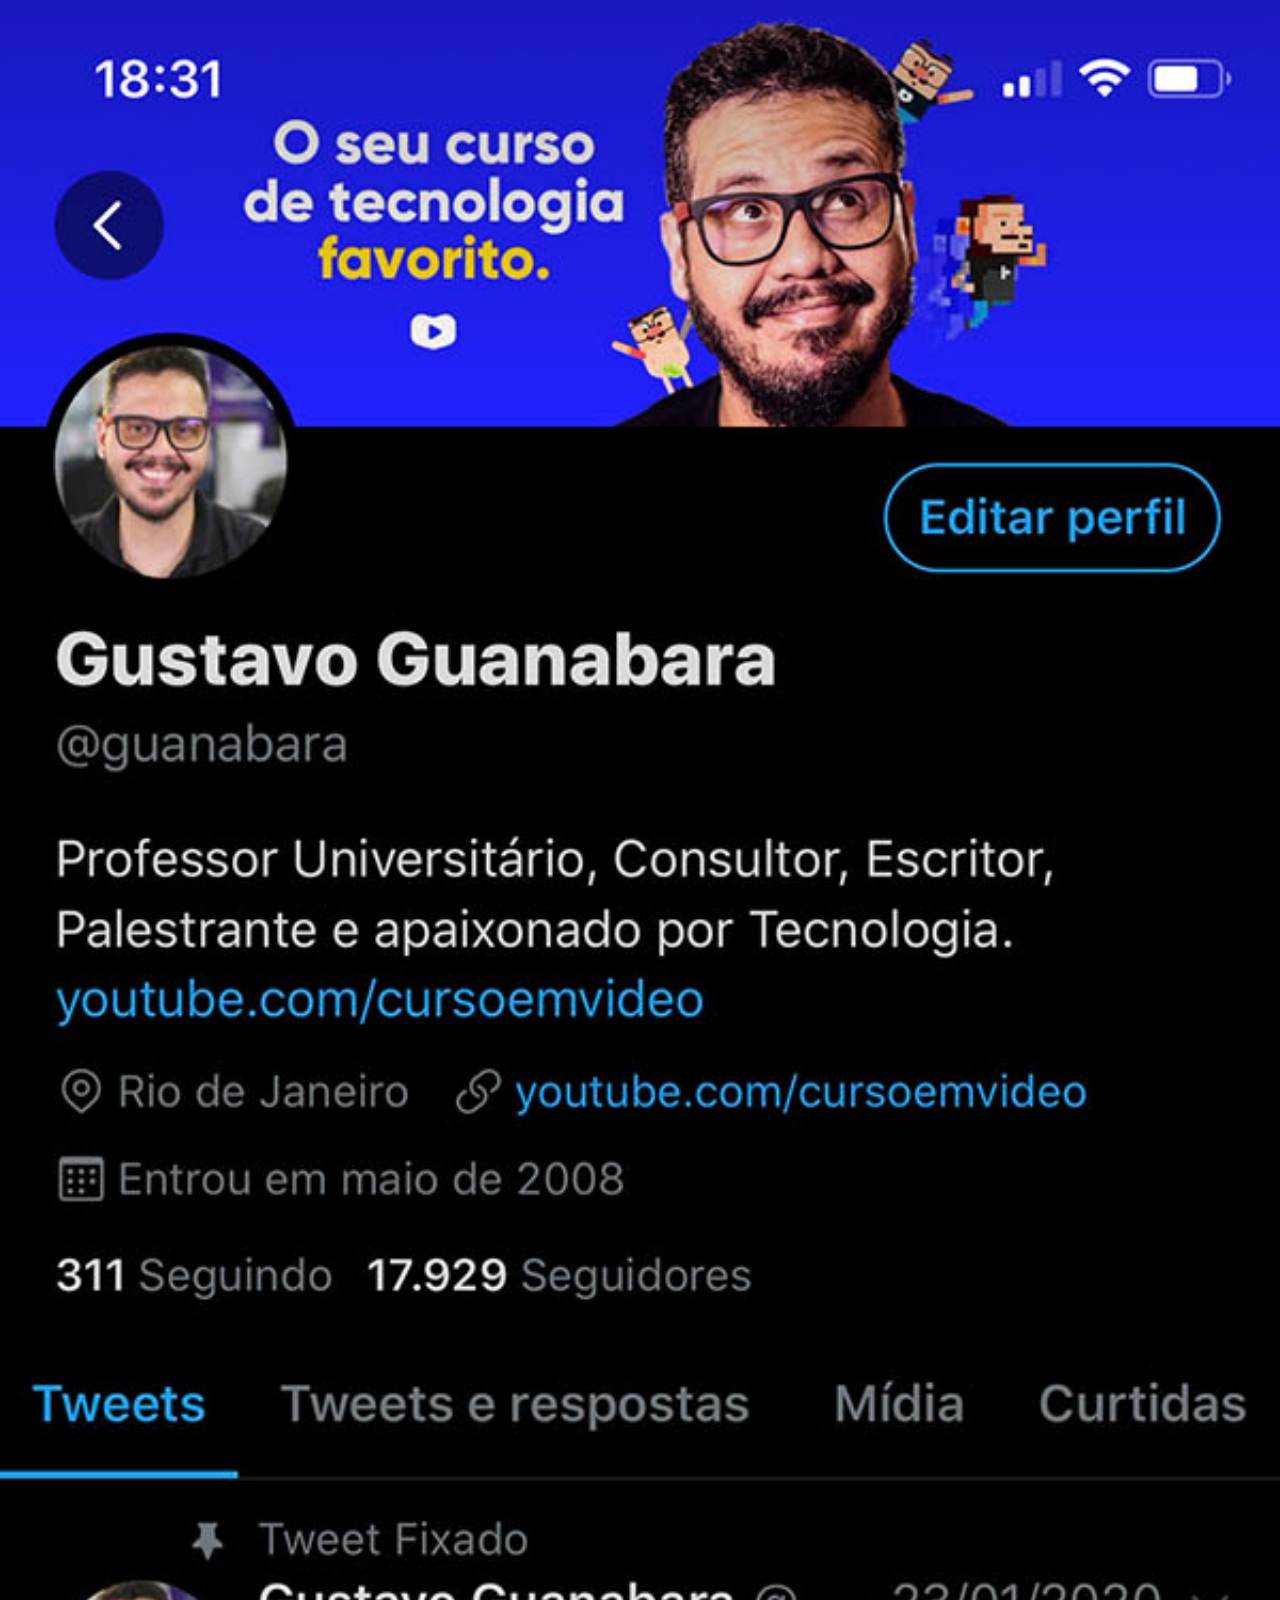
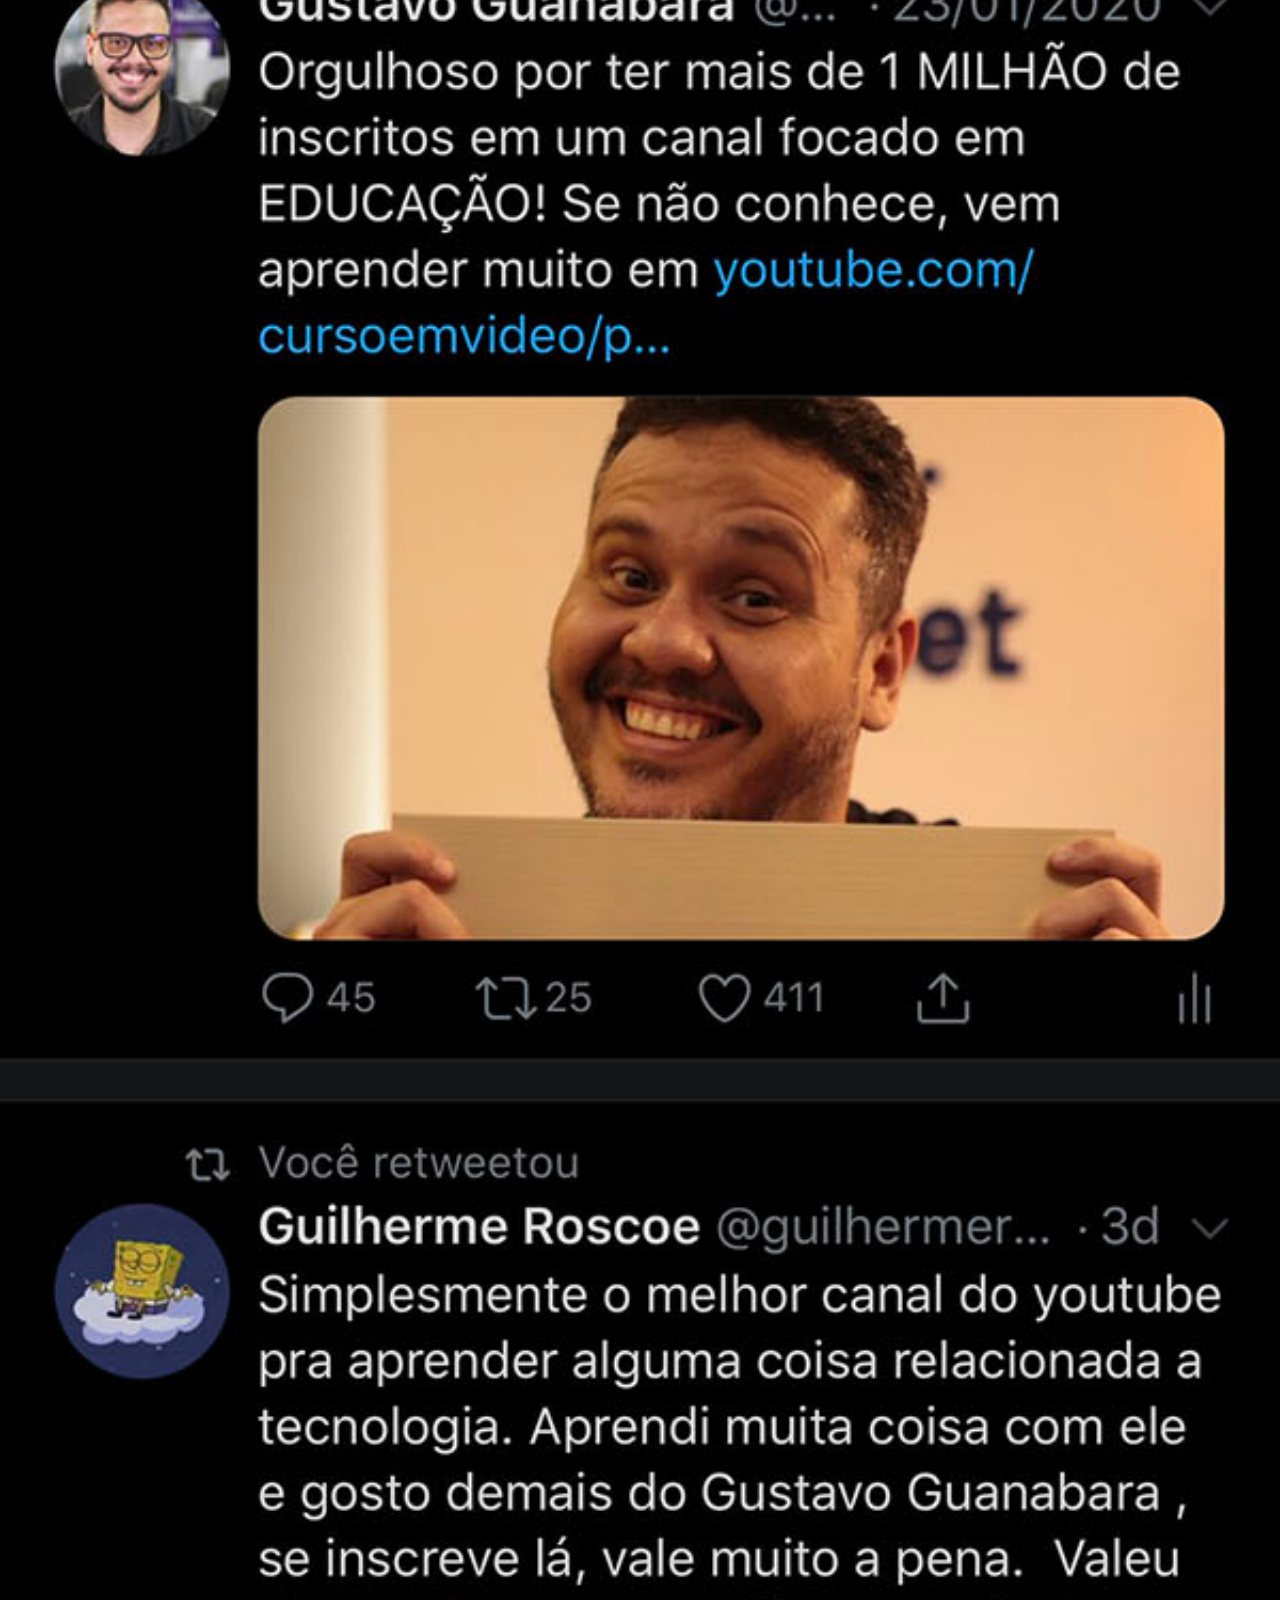
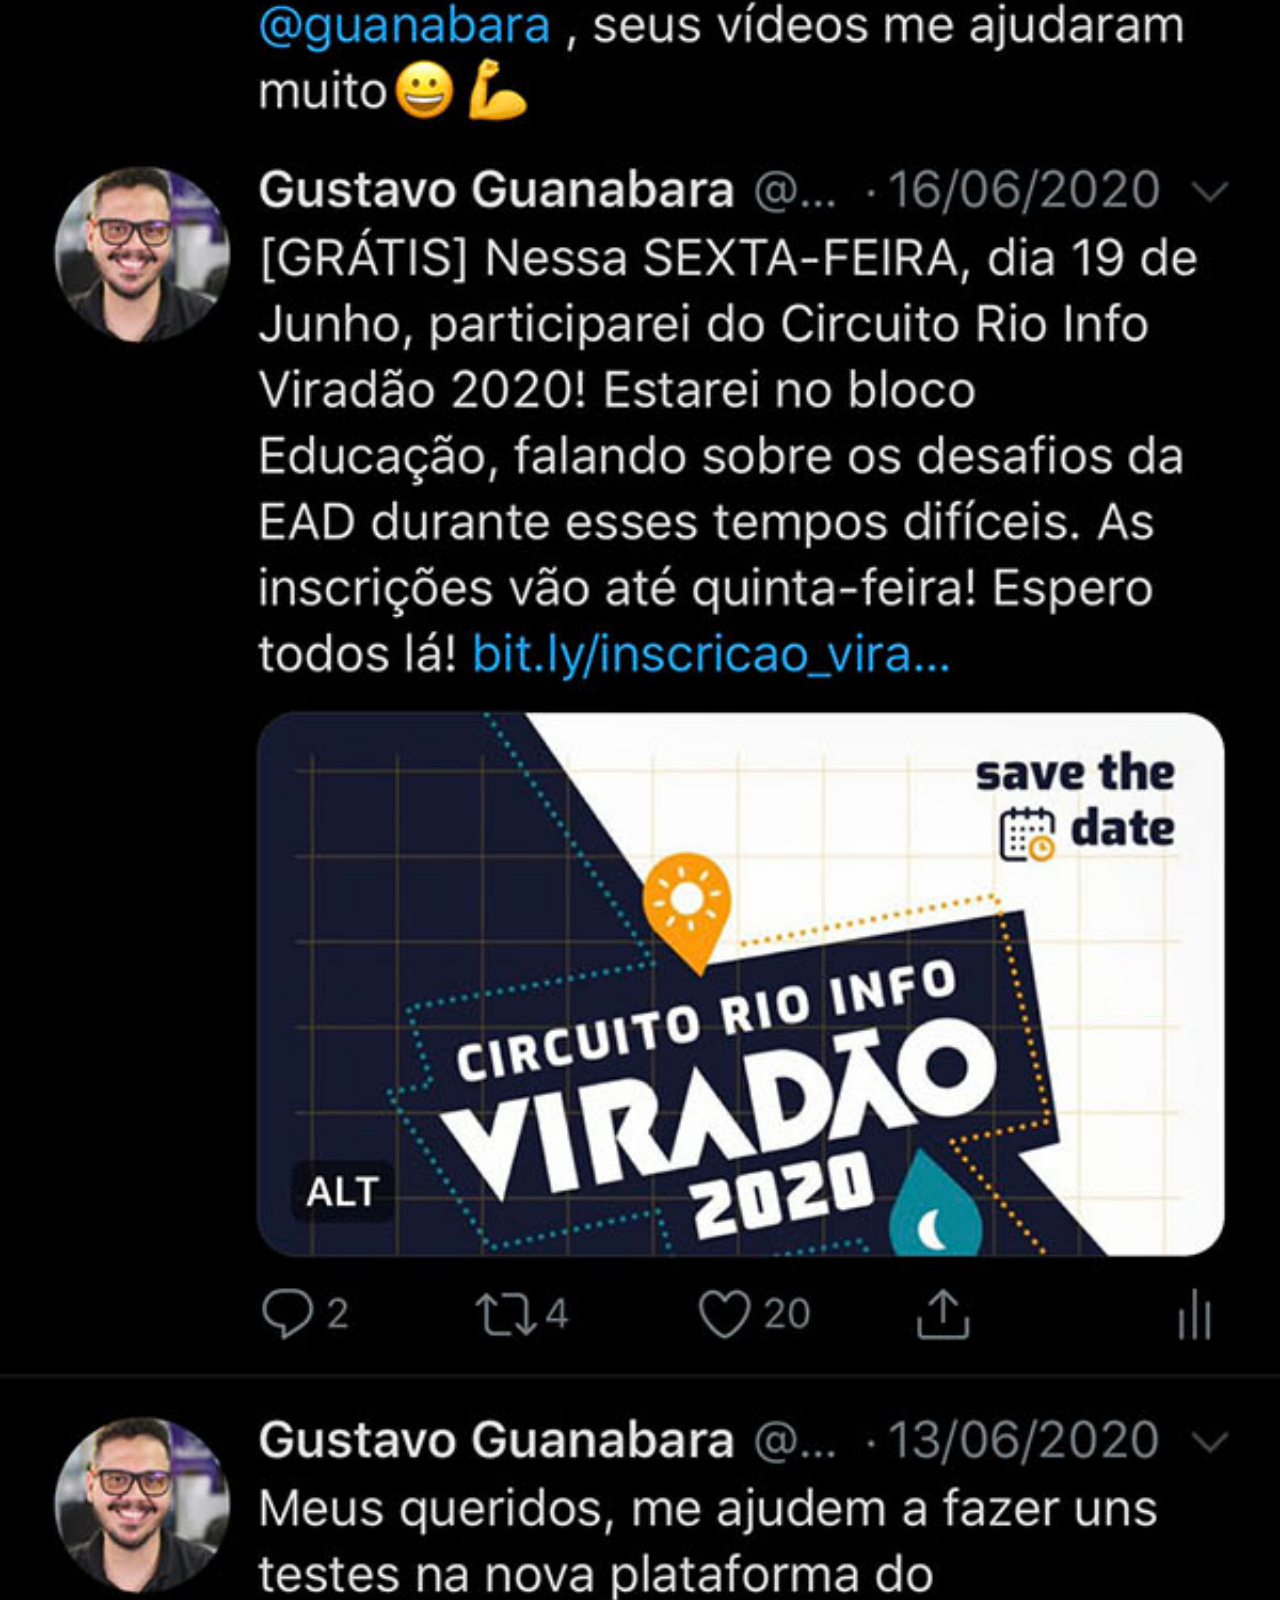
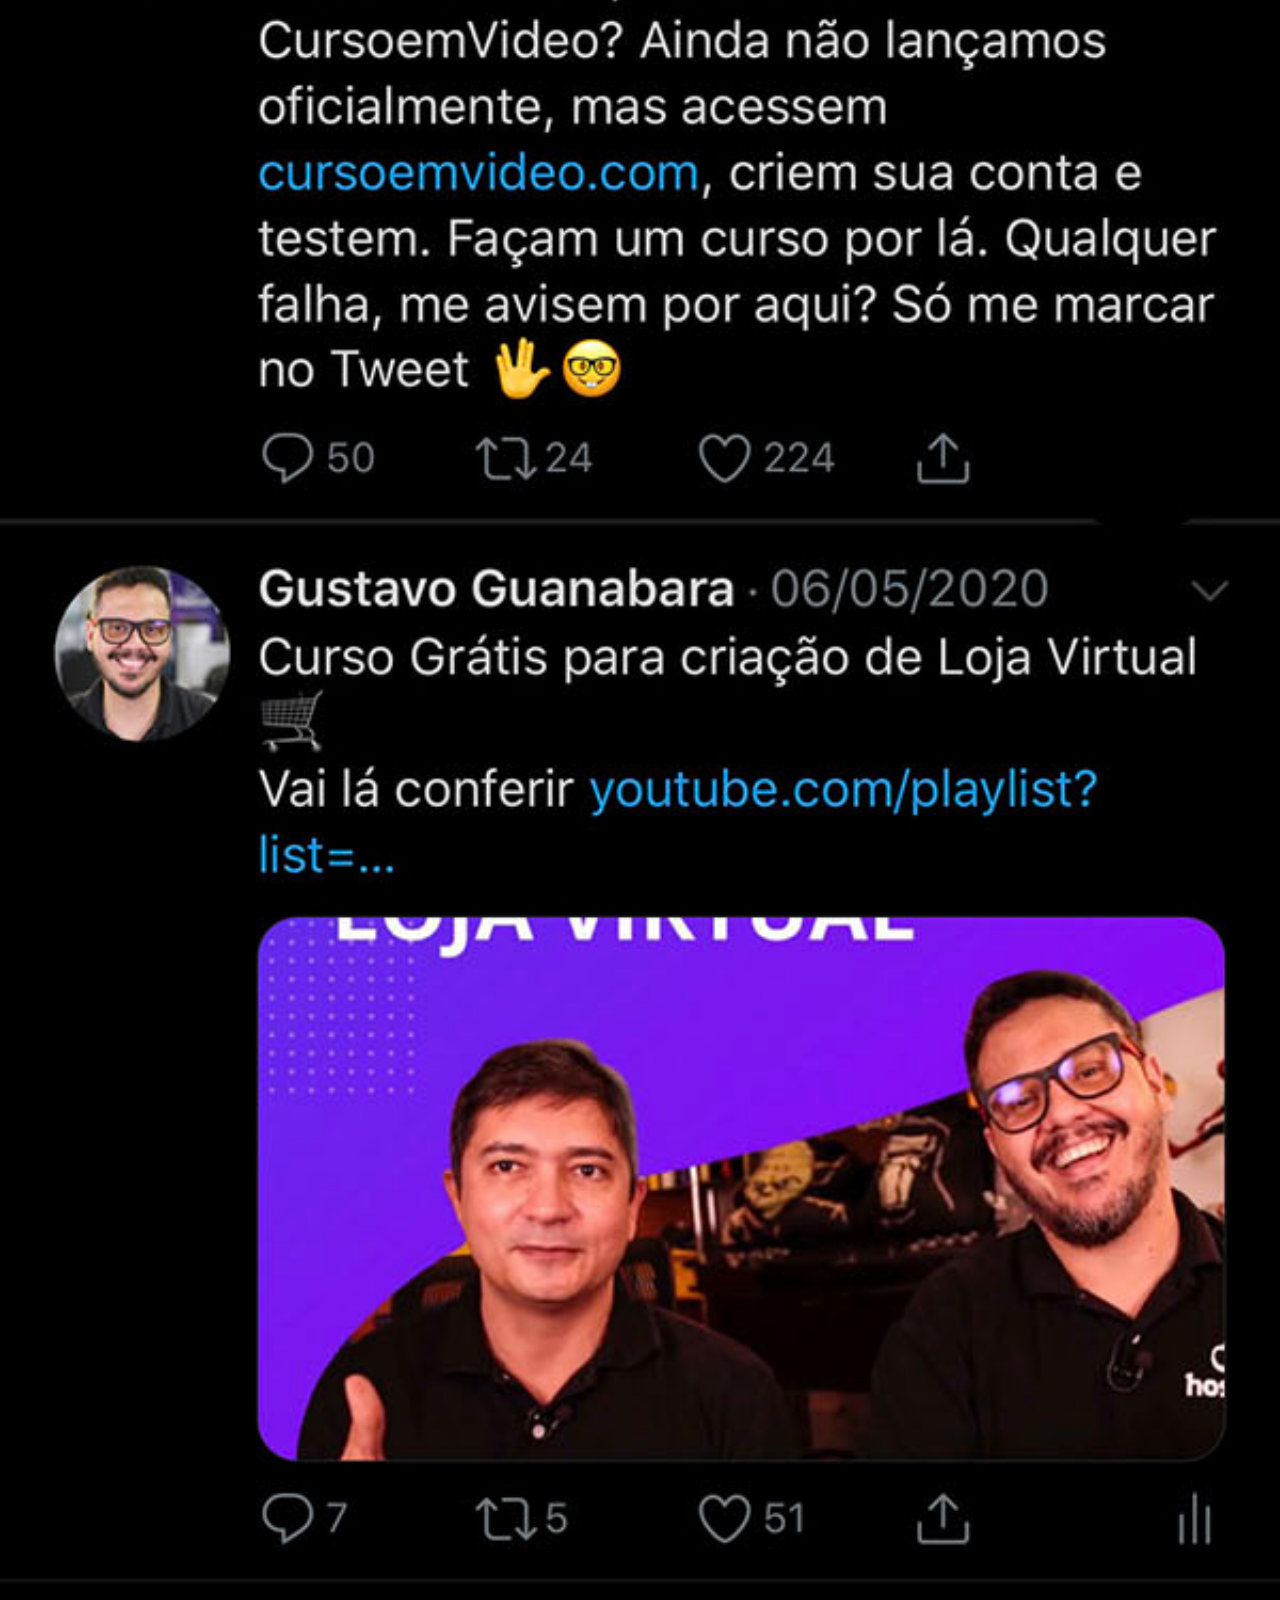
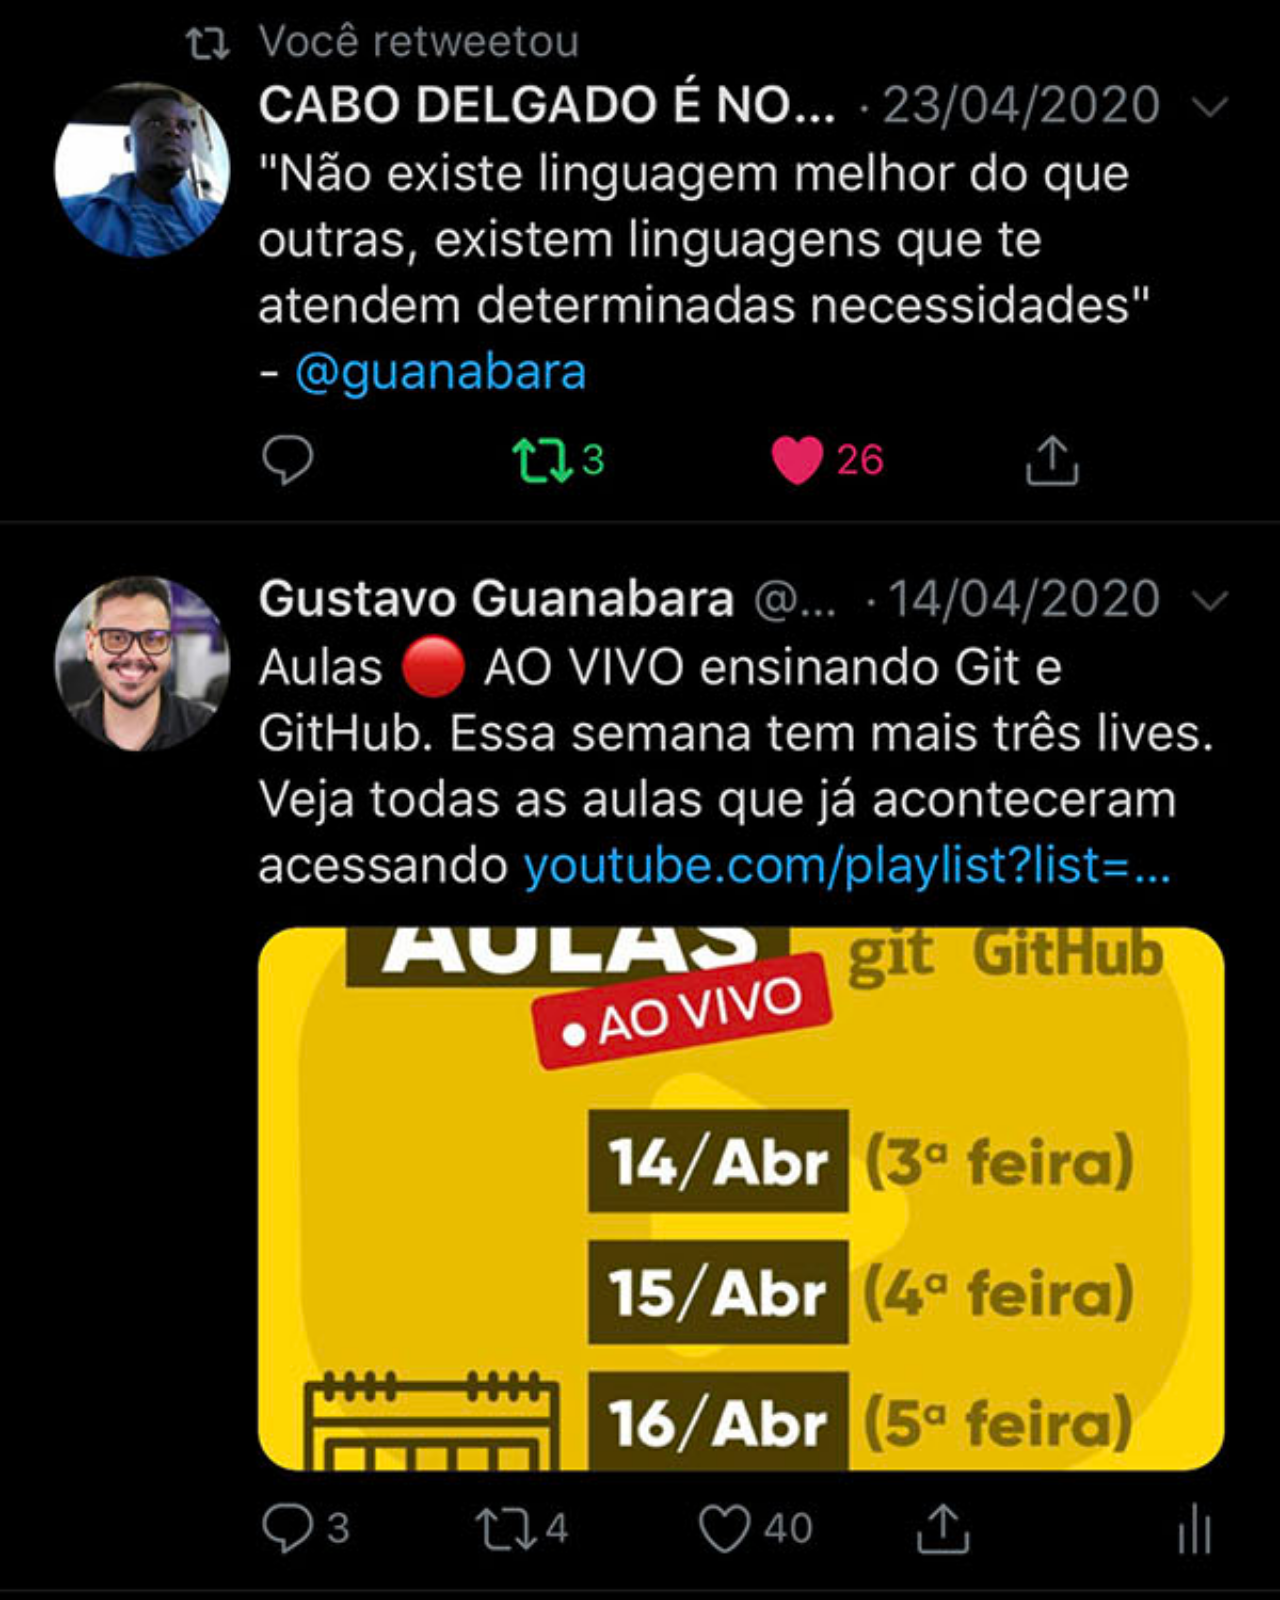
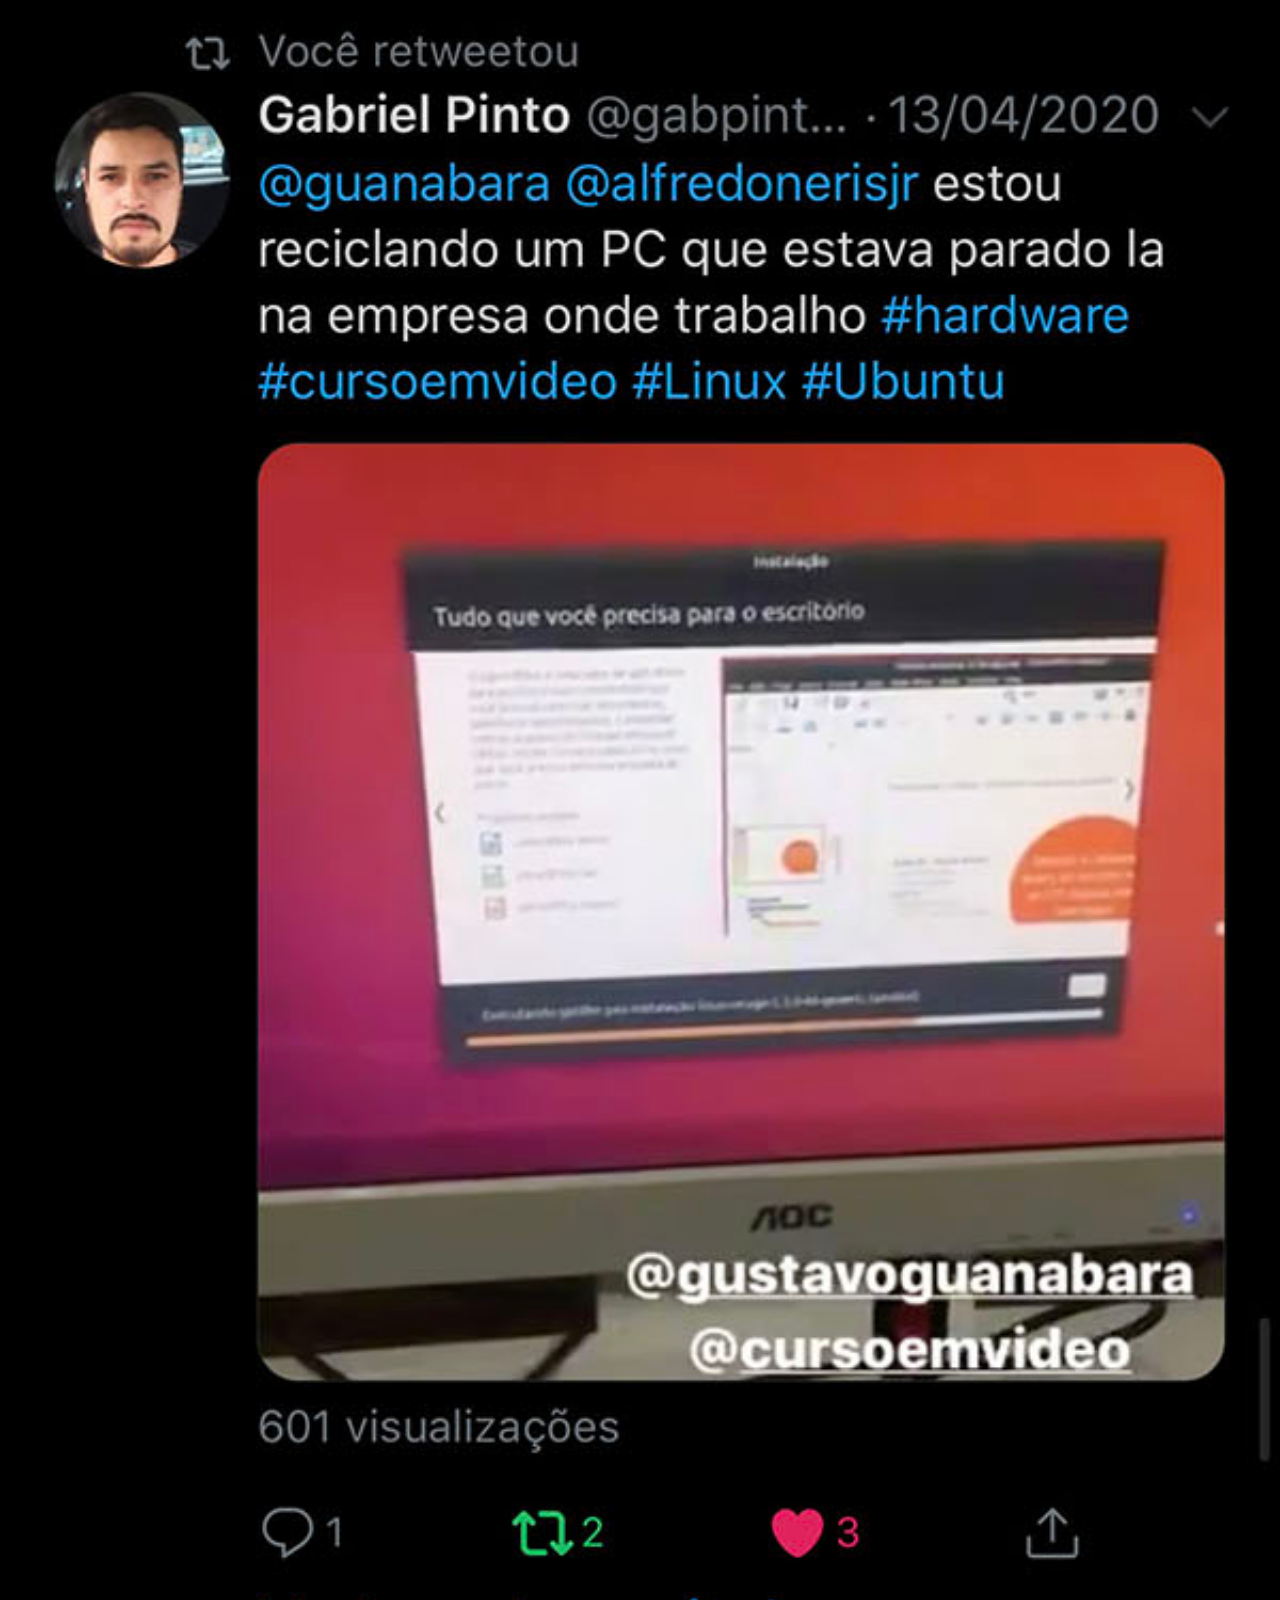
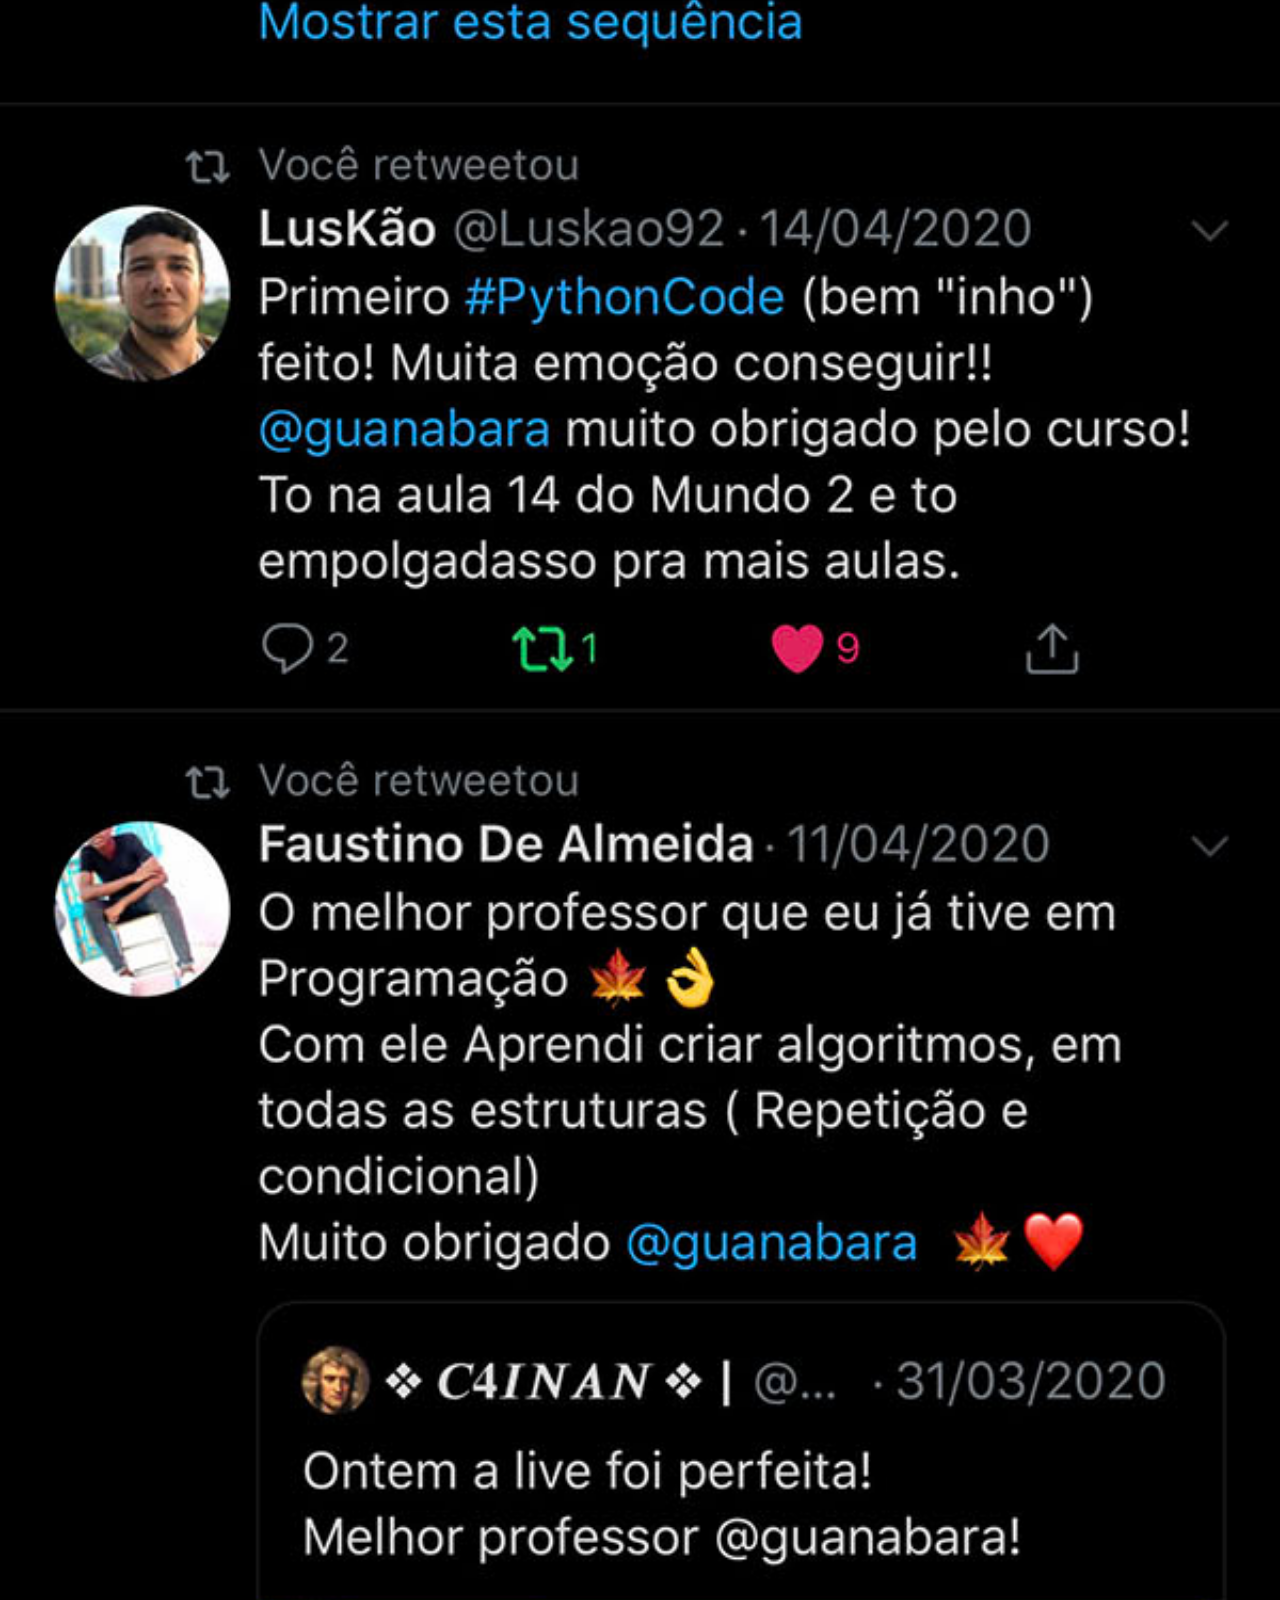
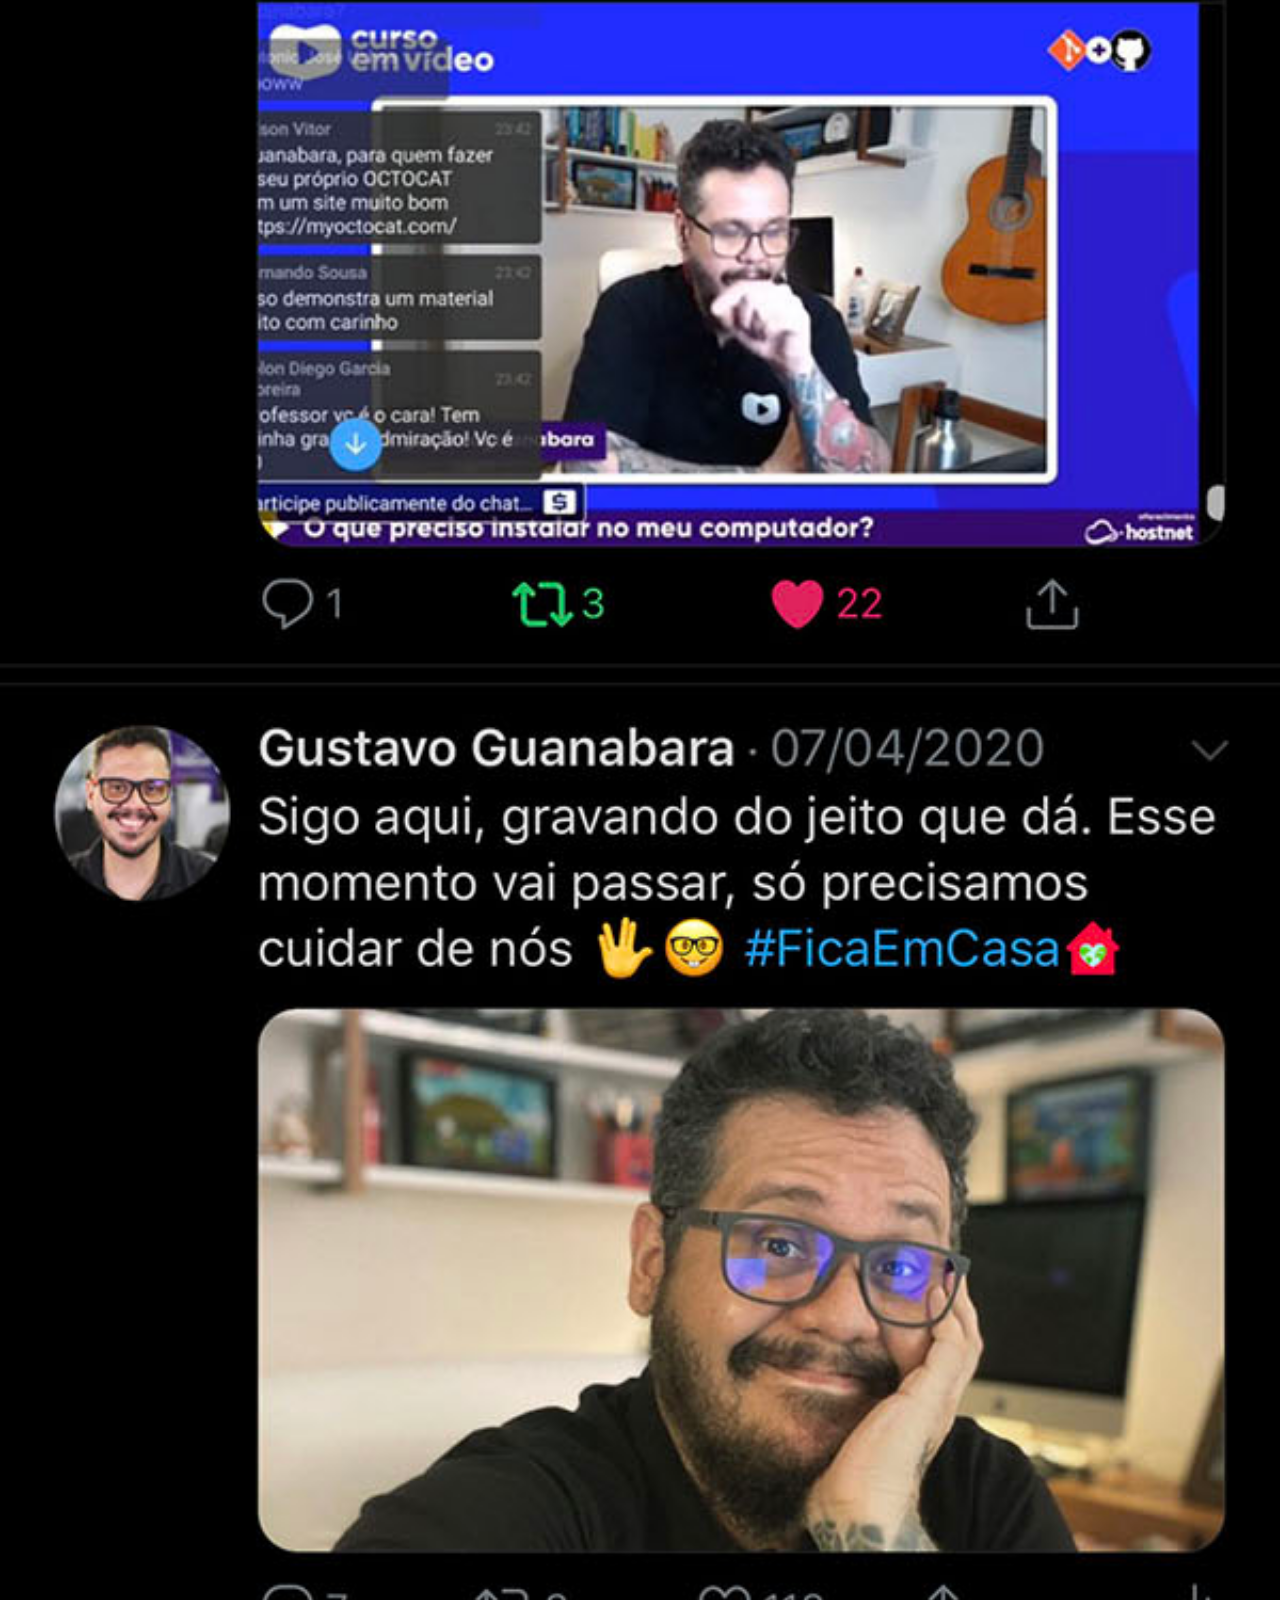
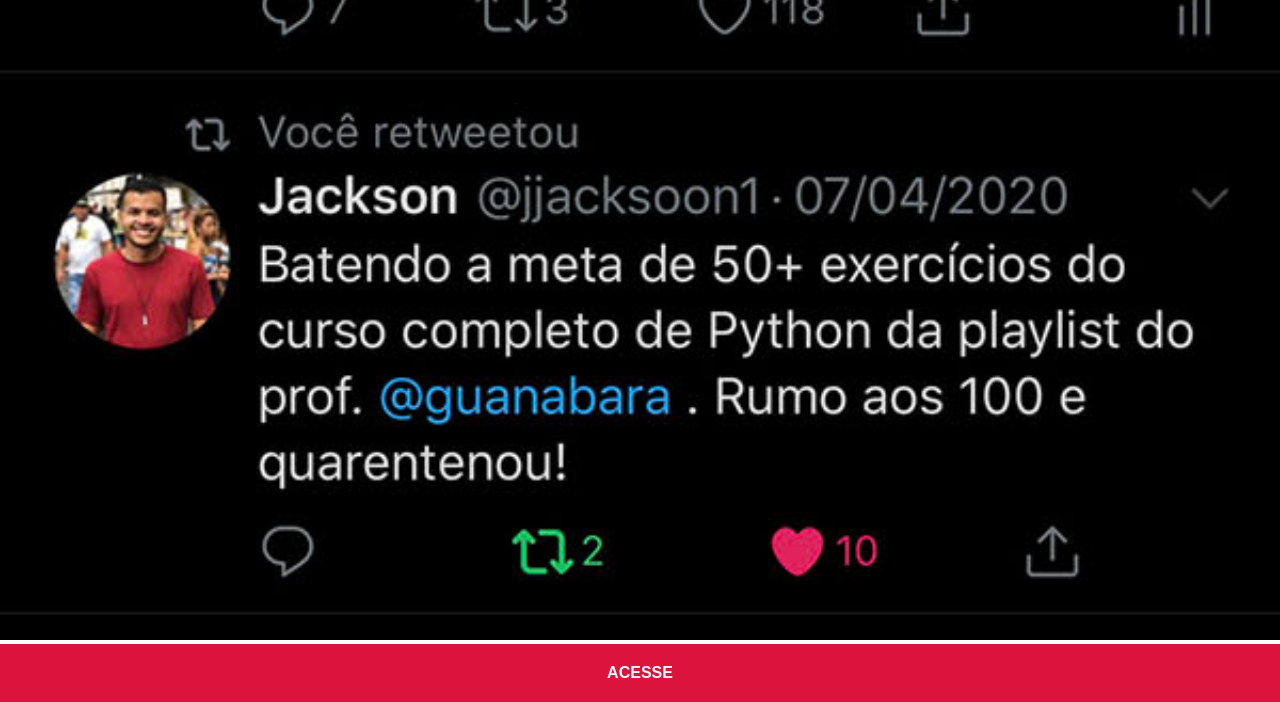
<file: twitter.html>
<!DOCTYPE html>
<html lang="pt-br">
<head>
    <meta charset="UTF-8">
    <meta name="viewport" content="width=device-width, initial-scale=1.0">
    <title>Twitter</title>
    <link rel="stylesheet" href="estilo/social.css">
</head>
<body>
    <img src="/imagens/tela-twitter.jpg" alt="">
    <a href="https://https://x.com/guanabara" target="_blank">ACESSE</a>
</body>
</html>
</file>
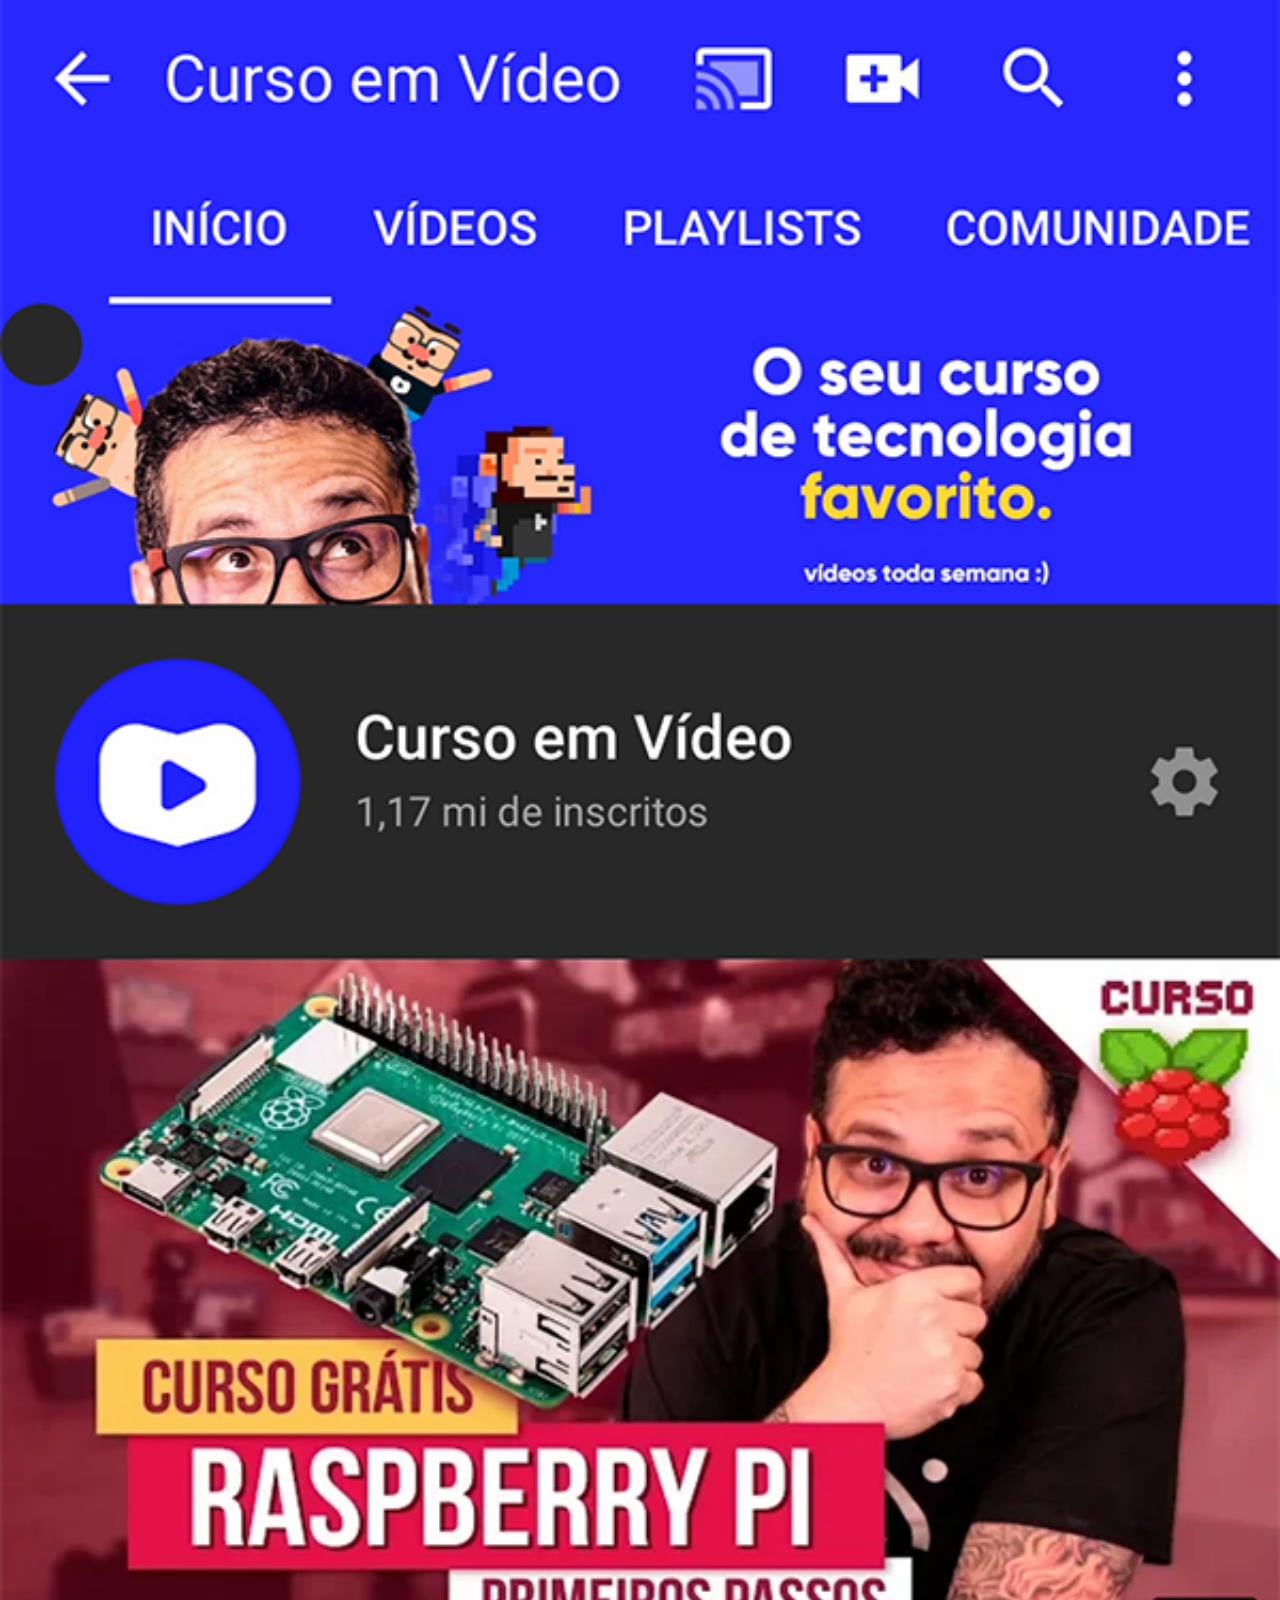
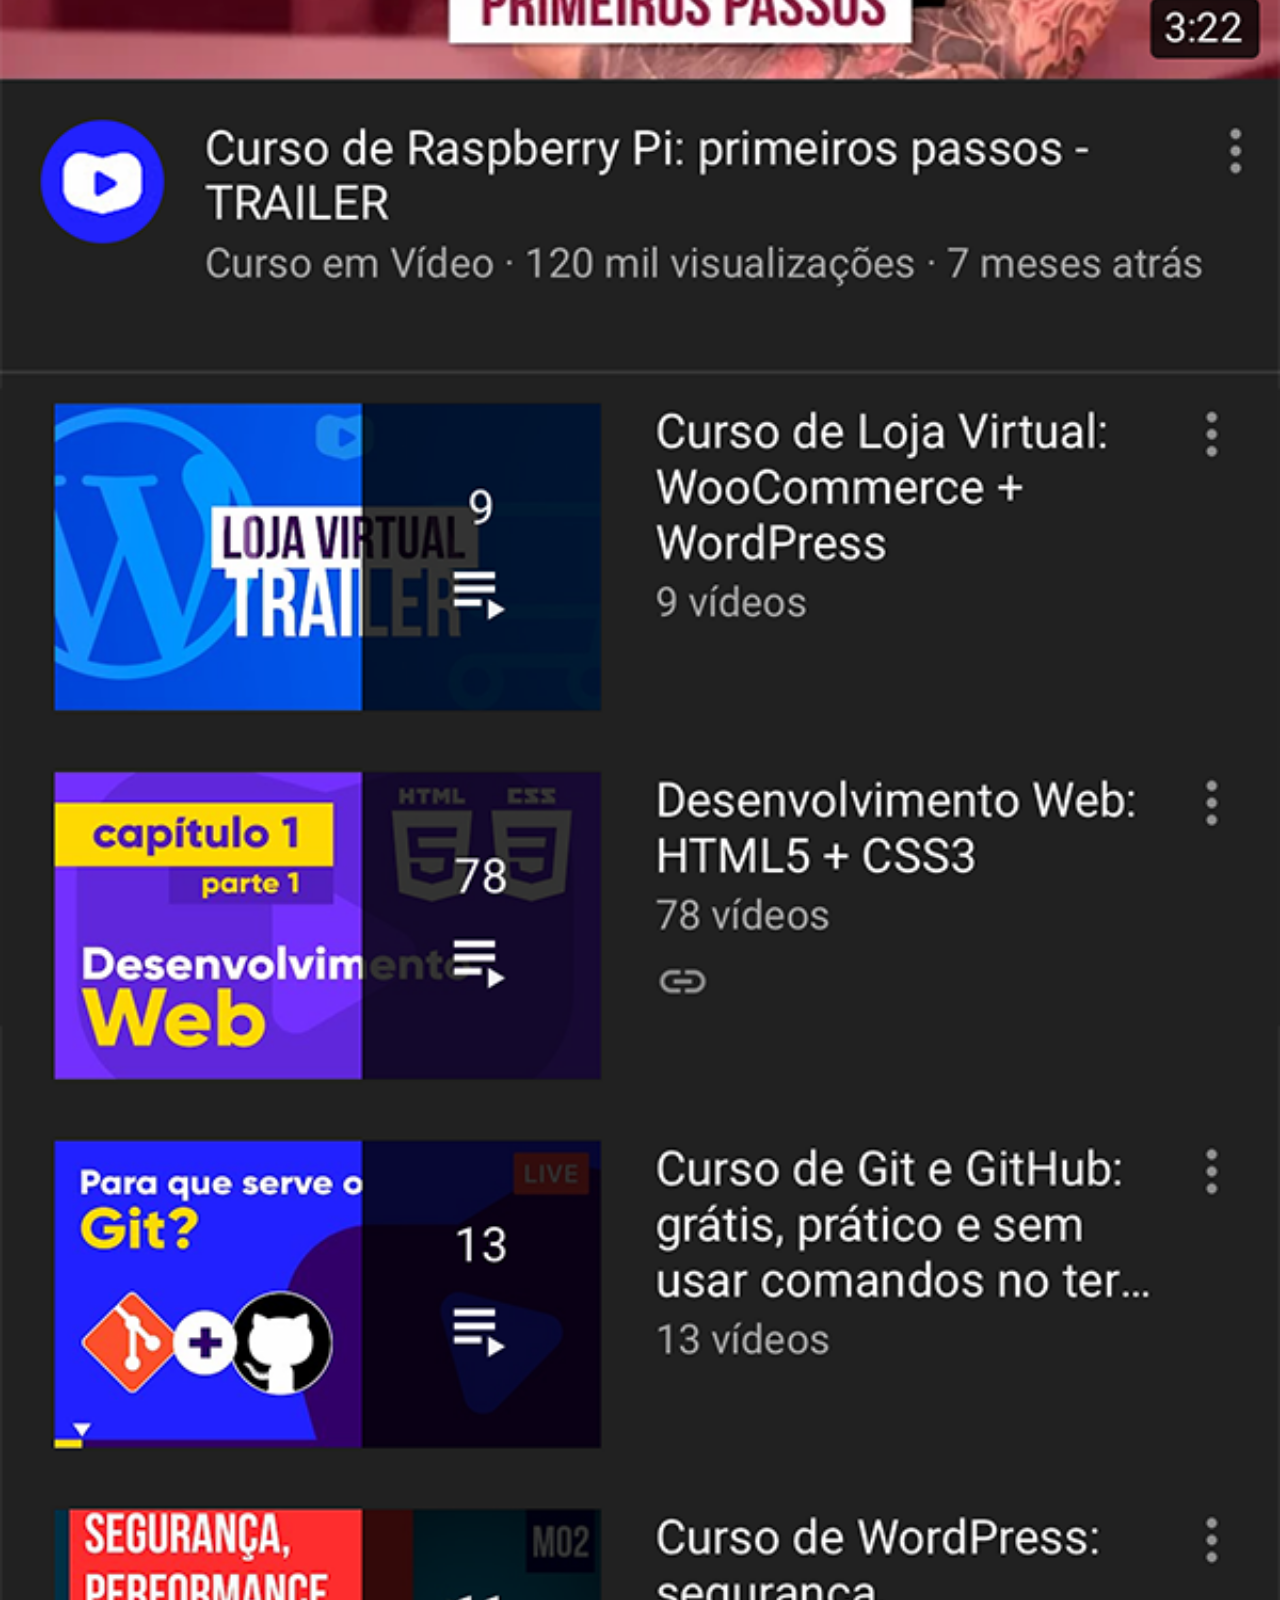
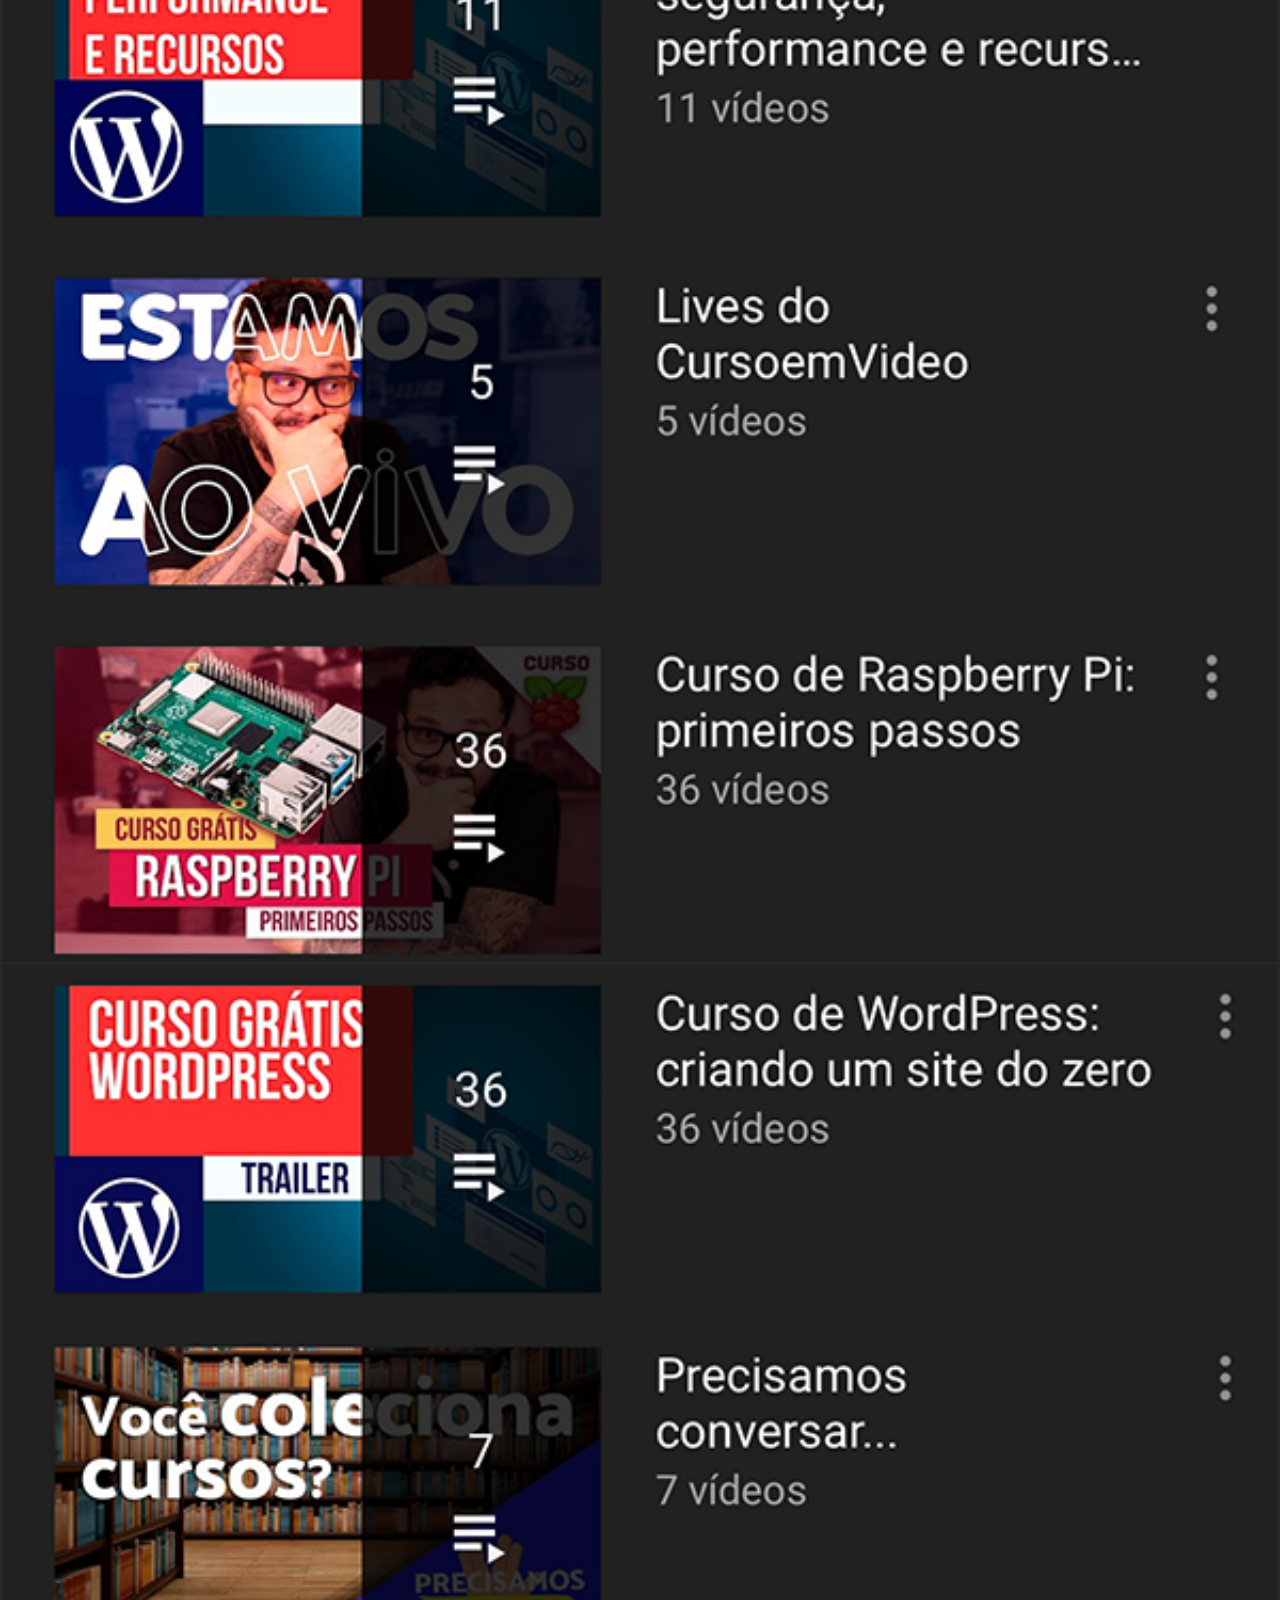
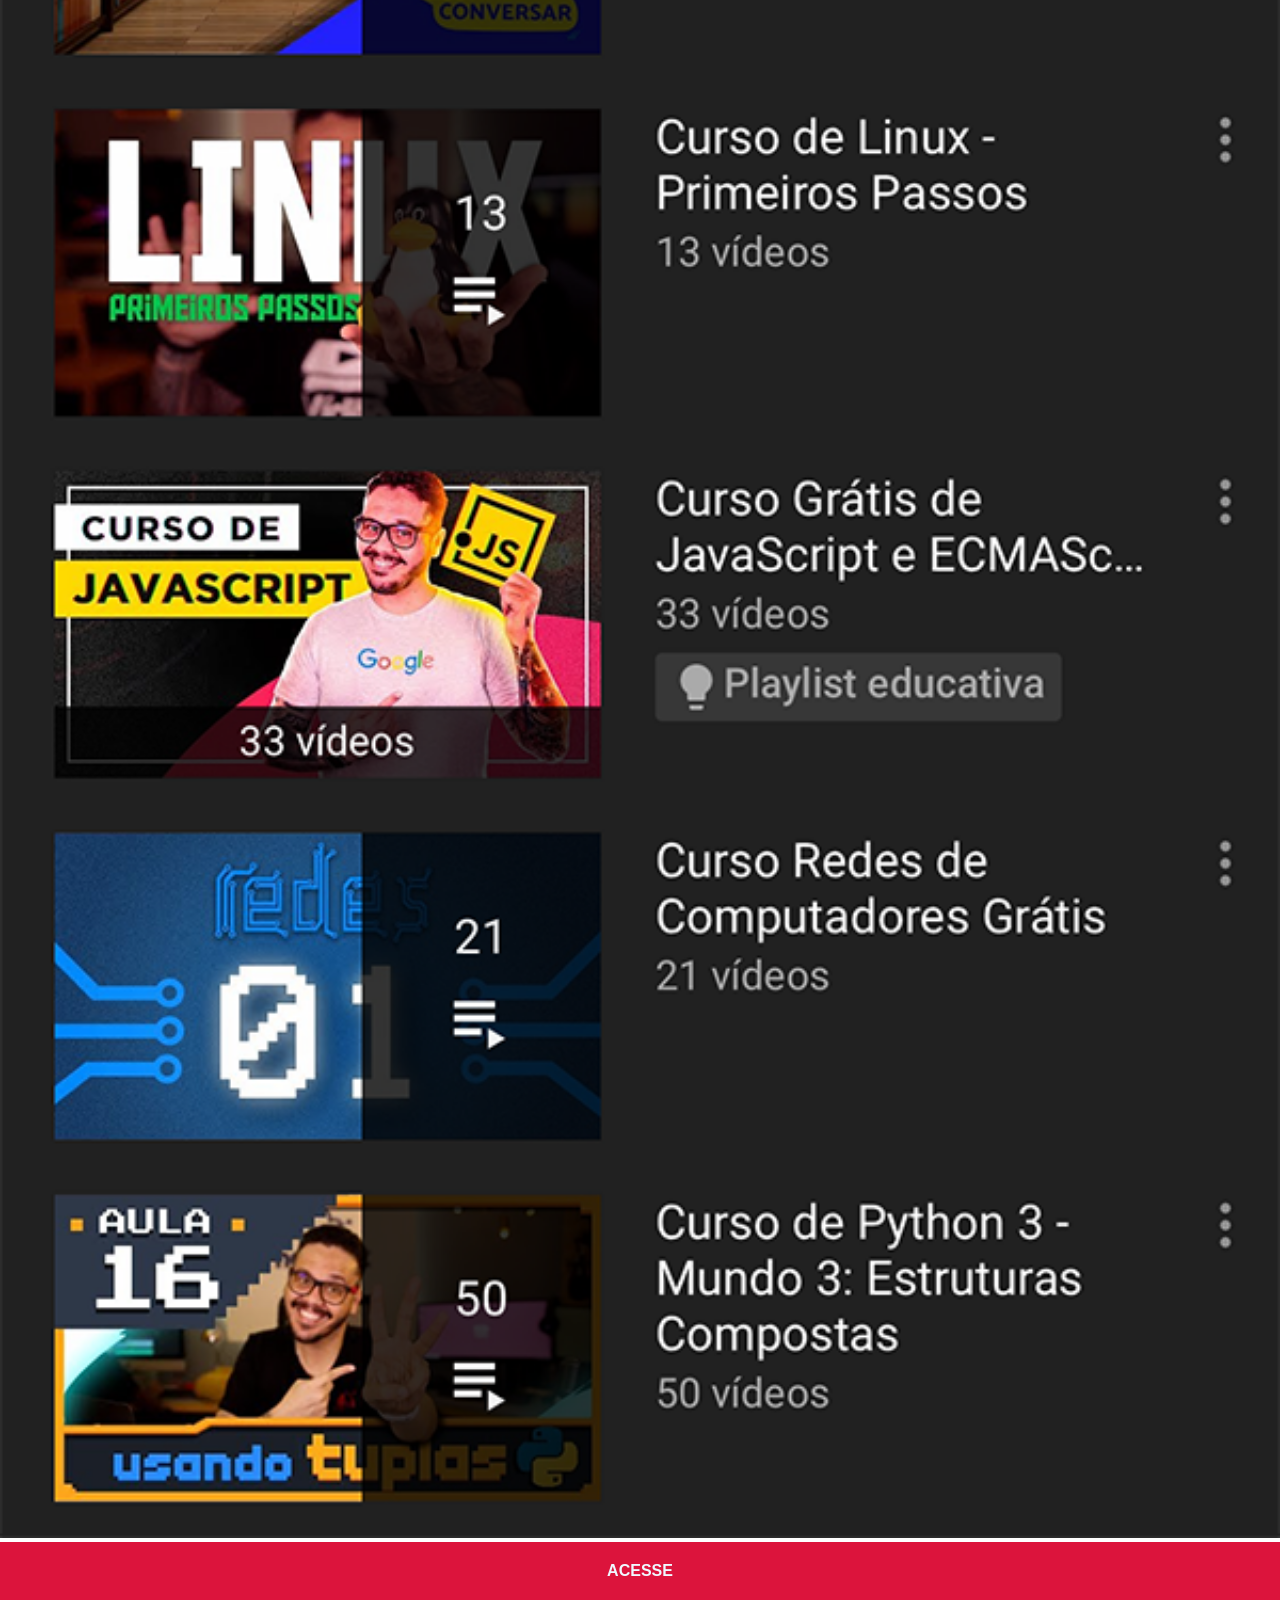
<file: youtube.html>
<!DOCTYPE html>
<html lang="pt-br">
<head>
    <meta charset="UTF-8">
    <meta name="viewport" content="width=device-width, initial-scale=1.0">
    <title>Document</title>
    <link rel="stylesheet" href="estilo/social.css">
</head>
<body>
    <img src="/imagens/tela-youtube.png" alt="">
    <a href="https://youtube.com/cursoemvideo" target="_blank">ACESSE</a>
</body>
</html>
</file>
<file: estilo/estilo.css>
@charset "UTF-8";


* {
    margin: 0px;
    padding: 0px;
    font-family: Arial, Helvetica, sans-serif;
}
html, body {
    height: 100vh;
    width: 100vw;
    background-image: url('../imagens/fundo-madeira.jpg');
    background-repeat: no-repeat;
    background-size: cover;
}

main {
    position: relative;
    height: 100vh;
}

section#telefone {
    position: absolute;
    top: 50%;
    left: 50%;

    transform: translate(-50%, -50%);

    height: 627px;
    width: 311px;
    background-image: url('../imagens/frame-iphone.png');
    background-repeat: no-repeat;
    background-position: top center;
    background-attachment: fixed;
}

iframe#tela {
    position: relative;
    top: 80px;
    left: 22px;
    width: 267px;
    height: 471px;
}

section#redes-sociais {
    display: flex;
    flex-direction: column;
    align-items: flex-end;
}

section#redes-sociais > a > img{
    width: 50px;
    height: 50px;
    border-radius: 50%;
    margin: 10px;
    box-shadow: 2px 2px 4px rgba(0, 0, 0, 0.397);
    box-sizing: border-box;

}

section#redes-sociais > a > img:hover {
    border: 2px solid rgba(240, 248, 255, 0.637);
    transform: translate(-5px, -5px);
    box-shadow: 5px 5px 10px rgba(0, 0, 0, 0.397);
    transition:  transform 0.5s, border 1s;
}
</file>
<file: estilo/social.css>
* {
            margin: 0px;
            padding: 0px;
            font-family: Arial, Helvetica, sans-serif;
        }

        ::-webkit-scrollbar {
            width: 0px;
            height: 0px;
        }

        img {
            width: 100vw;
        }
        a {
            display: block;
            background-color: crimson;
            padding: 20px;
            text-align: center;
            font-weight: bolder;
            text-decoration: none;
            color: aliceblue;
        }

        a:hover {
            background-color: red;
            transition-duration: 0.5s;
        }
</file>
